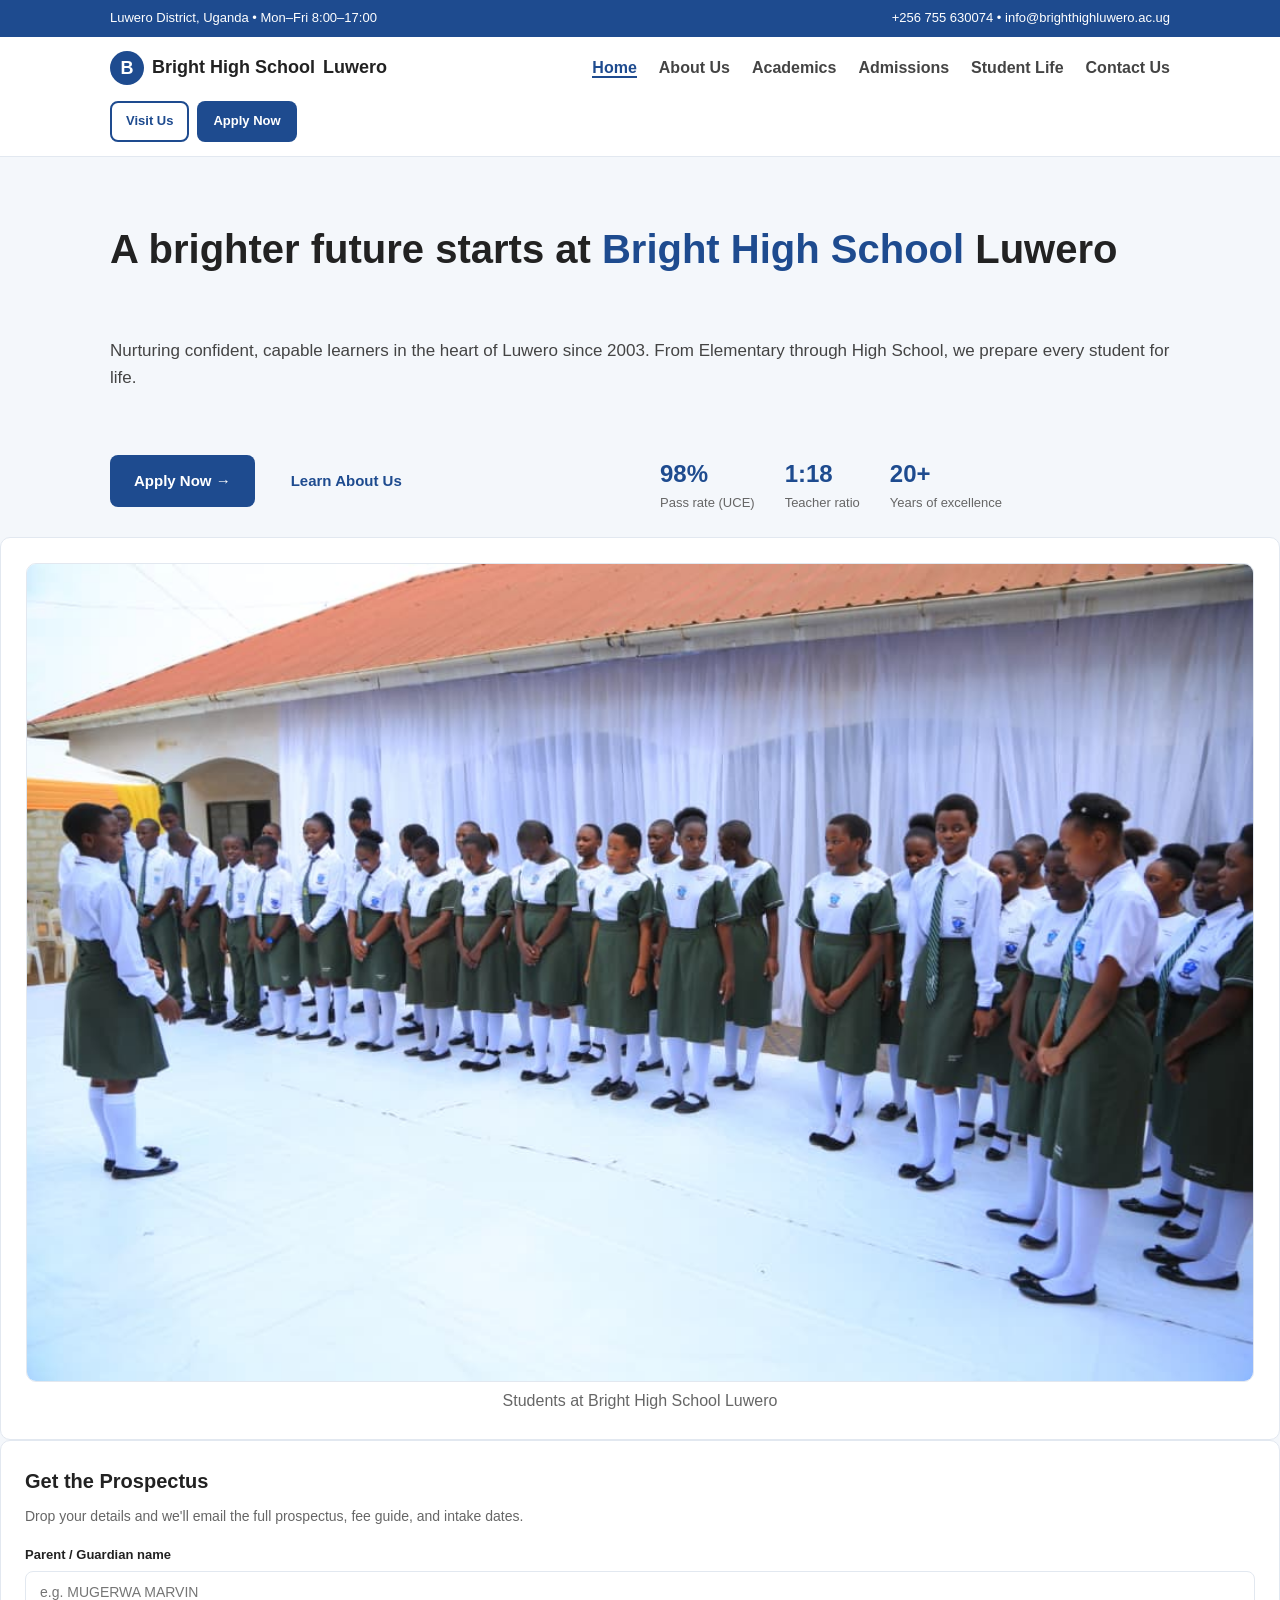
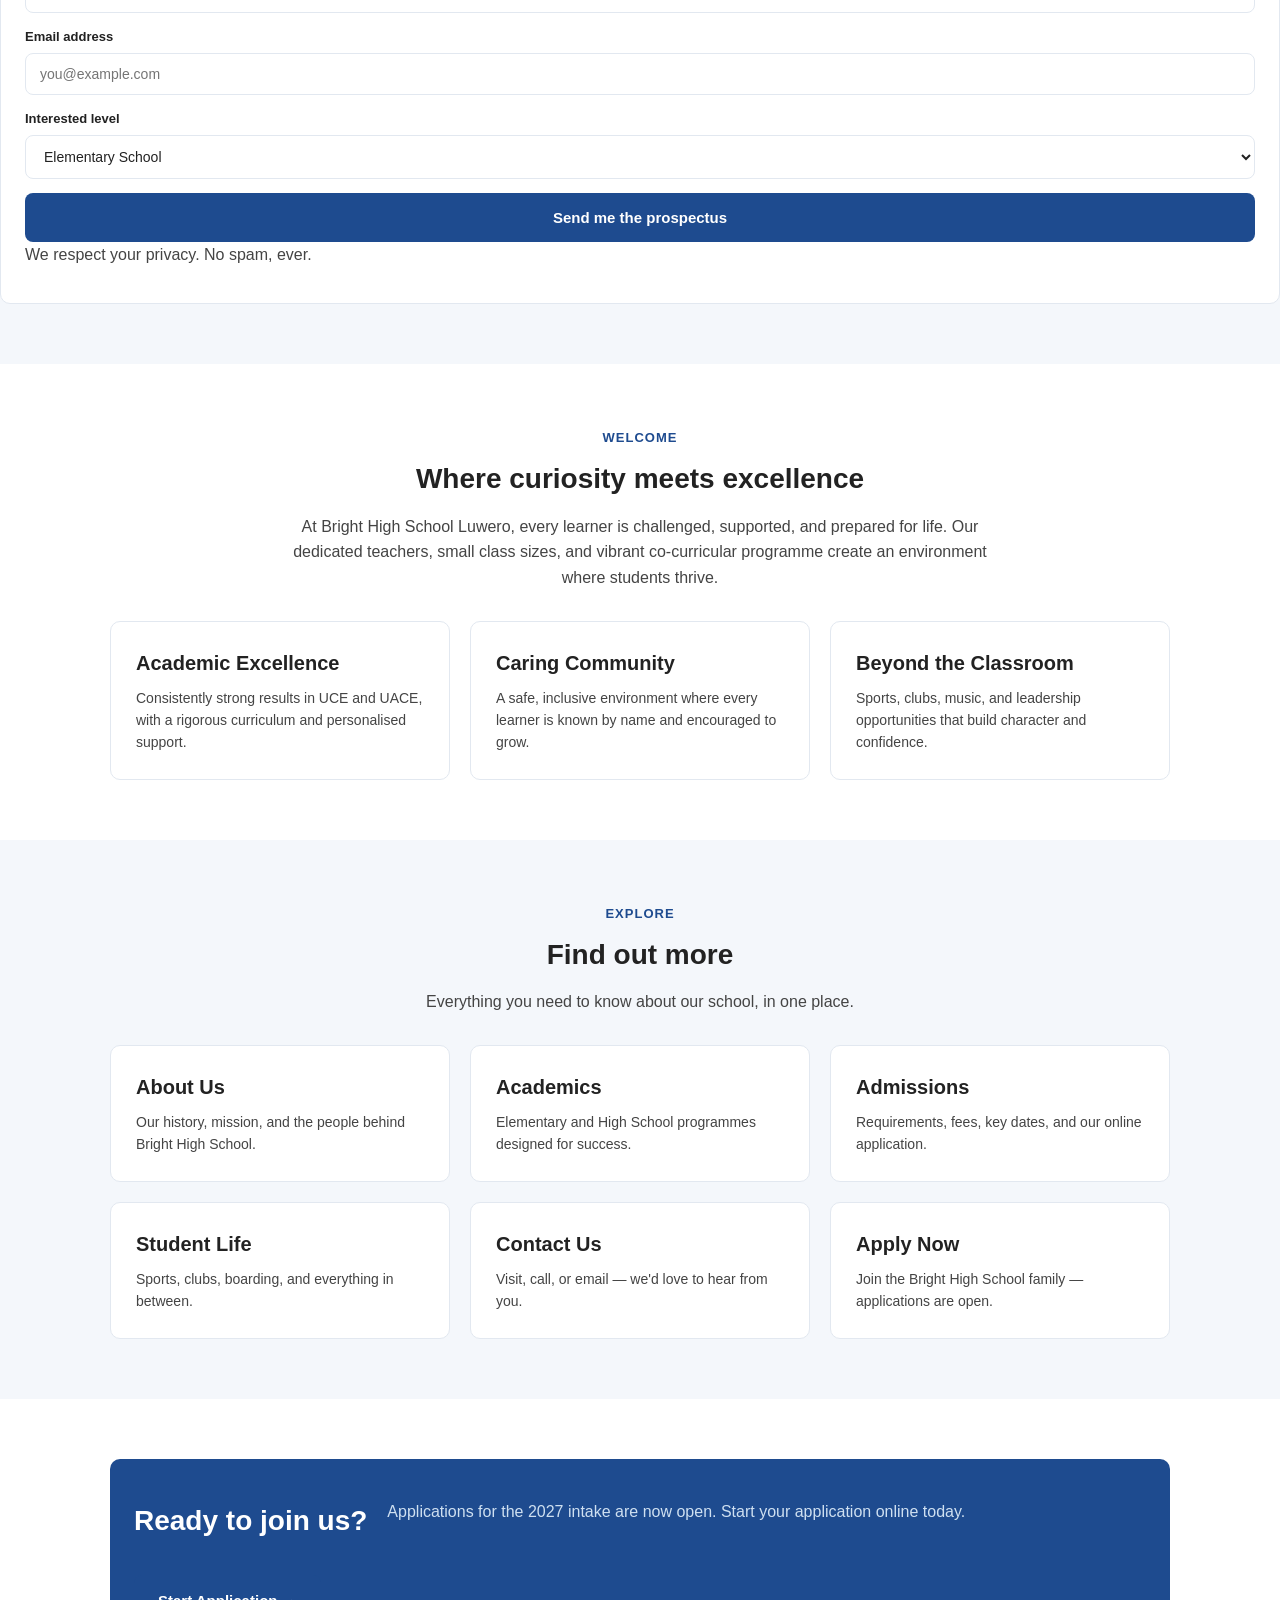
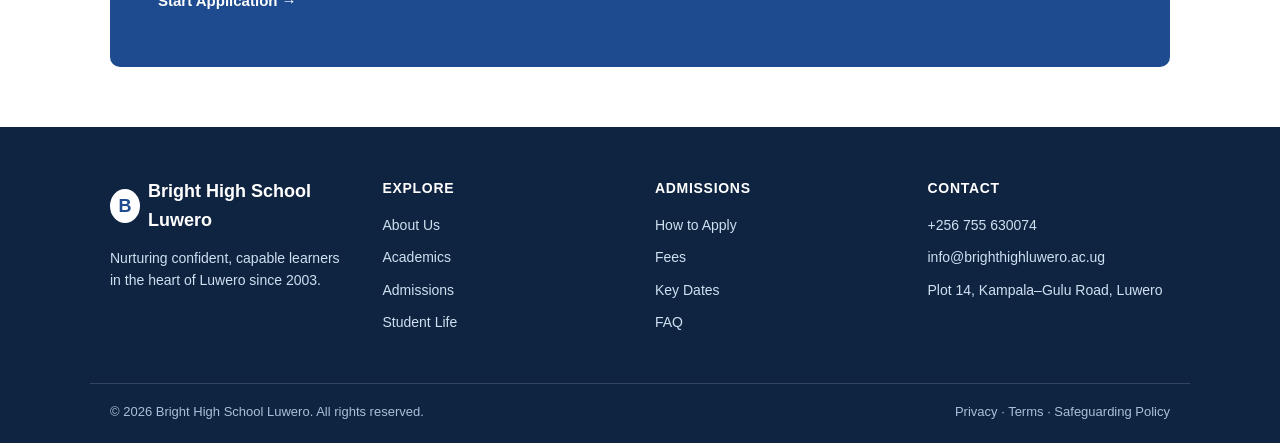
<file: index.html>
<!DOCTYPE html>
<html lang="en">
<head>
  <meta charset="UTF-8">
  <meta name="viewport" content="width=device-width, initial-scale=1.0">
  <title>Bright High School Luwero — Home</title>
  <meta name="description" content="Bright High School Luwero — nurturing confident, capable learners since 2003.">
  <link rel="stylesheet" href="css/style.css">
</head>

<body>

  <div class="topbar">
    <div class="container">
      <span>Luwero District, Uganda • Mon–Fri 8:00–17:00</span>
      <span>
        <a href="tel:+256755630074">+256 755 630074</a> •
        <a href="mailto:info@brighthighluwero.ac.ug">info@brighthighluwero.ac.ug</a>
      </span>
    </div>
  </div>

  <header class="site-header">
    <div class="container nav">

      <a class="brand" href="index.html">
        <span class="brand__mark">B</span>
        Bright High School
        <span>Luwero</span>
      </a>

      <nav>
        <ul class="nav__links">
          <li><a href="index.html" aria-current="page">Home</a></li>
          <li><a href="about.html">About Us</a></li>
          <li><a href="academics.html">Academics</a></li>
          <li><a href="admissions.html">Admissions</a></li>
          <li><a href="student-life.html">Student Life</a></li>
          <li><a href="contact.html">Contact Us</a></li>
        </ul>
      </nav>

   
      <div class="nav__cta">
        <a class="btn btn--outline btn--sm" href="contact.html">Visit Us</a>
        <a class="btn btn--primary btn--sm" href="admissions.html">Apply Now</a>
      </div>
    </div>
  </header>

  <main id="main">
    

    <section class="hero">
      <div class="container">

          <h1>
            A brighter future starts at
            <span class="accent">Bright High School</span> Luwero
          </h1>

          <p class="lead">
            Nurturing confident, capable learners in the heart of Luwero since 2003.
            From Elementary through High School, we prepare every student for life.
          </p>

          <div class="hero__actions">
            <a class="btn btn--primary" href="admissions.html">Apply Now →</a>
            <a class="btn btn--ghost" href="about.html">Learn About Us</a>
          </div>

          <div class="hero__stats">
            <div><b>98%</b><span>Pass rate (UCE)</span></div>
            <div><b>1:18</b><span>Teacher ratio</span></div>
            <div><b>20+</b><span>Years of excellence</span></div>
          </div>
        </div>
         <figure class="card">
          <img class="card__img" src="images/A1 (7).jpeg" alt="Students at Bright High School Luwero">
          <figcaption class="card__caption">Students at Bright High School Luwero</figcaption>
        </figure>
        <aside class="hero__card">
          <h3>Get the Prospectus</h3>
          <p class="muted">
            Drop your details and we'll email the full prospectus,
            fee guide, and intake dates.
          </p>

          <form class="mini-form" action="#" method="post">
            <div>
              <label for="name">Parent / Guardian name</label>
              <input id="name" name="name" type="text"
                     placeholder="e.g. MUGERWA MARVIN" required>
            </div>

            <div>
              <label for="email">Email address</label>
              <input id="email" name="email" type="email"
                     placeholder="you@example.com" required>
            </div>

            <div>
              <label for="level">Interested level</label>
              <select id="level" name="level">
                <option>Elementary School</option>
                <option>High School (Day)</option>
                <option>High School (Boarding)</option>
              </select>
            </div>

            <button class="btn btn--primary" type="submit">
              Send me the prospectus
            </button>

            <p class="fine">We respect your privacy. No spam, ever.</p>
          </form>
        </aside>

      </div>
    </section>

   
    <section class="block">
      <div class="container">

        <div class="section-head">
          <span class="kicker">Welcome</span>
          <h2>Where curiosity meets excellence</h2>
          <p>
            At Bright High School Luwero, every learner is challenged, supported,
            and prepared for life. Our dedicated teachers, small class sizes,
            and vibrant co-curricular programme create an environment where
            students thrive.
          </p>
        </div>

        <div>

          <div class="card">
            <h3>Academic Excellence</h3>
            <p>
              Consistently strong results in UCE and UACE, with a rigorous
              curriculum and personalised support.
            </p>
          </div>

          <div class="card">
            <h3>Caring Community</h3>
            <p>
              A safe, inclusive environment where every learner is known by
              name and encouraged to grow.
            </p>
          </div>

          <div class="card">
            <h3>Beyond the Classroom</h3>
            <p>
              Sports, clubs, music, and leadership opportunities that build
              character and confidence.
            </p>
          </div>

        </div>
      </div>
    </section>

    <section class="block bg-soft">
      <div class="container">

        <div class="section-head">
          <span class="kicker">Explore</span>
          <h2>Find out more</h2>
          <p>Everything you need to know about our school, in one place.</p>
        </div>

        <div>

          <a class="card" href="about.html">
            <h3>About Us</h3>
            <p>Our history, mission, and the people behind Bright High School.</p>
          </a>

          <a class="card" href="academics.html">
            <h3>Academics</h3>
            <p>Elementary and High School programmes designed for success.</p>
          </a>

          <a class="card" href="admissions.html">
            <h3>Admissions</h3>
            <p>Requirements, fees, key dates, and our online application.</p>
          </a>

          <a class="card" href="student-life.html" >
            <h3>Student Life</h3>
            <p>Sports, clubs, boarding, and everything in between.</p>
          </a>

          <a class="card" href="contact.html">
            <h3>Contact Us</h3>
            <p>Visit, call, or email — we'd love to hear from you.</p>
          </a>

          <a class="card" href="admissions.html">
            <h3>Apply Now</h3>
            <p>Join the Bright High School family — applications are open.</p>
          </a>

        </div>
      </div>
    </section>

    <section class="block">
      <div class="container">
        <div class="apply-wrap text-center">
          <h2>Ready to join us?</h2>
          <p>
            Applications for the 2027 intake are now open.
            Start your application online today.
          </p>
          <a class="btn btn--primary" href="admissions.html">Start Application →</a>
        </div>
      </div>
    </section>

  </main>

  <footer class="site-footer">
    <div class="container">

  
      <div>
        <a class="brand" href="index.html">
          <span>B</span>
          Bright High School Luwero
        </a>
        <p>
          Nurturing confident, capable learners in the heart of Luwero since 2003.
        </p>
      </div>

      <div>
        <h4>Explore</h4>
        <ul>
          <li><a href="about.html">About Us</a></li>
          <li><a href="academics.html">Academics</a></li>
          <li><a href="admissions.html">Admissions</a></li>
          <li><a href="student-life.html">Student Life</a></li>
        </ul>
      </div>

      <div>
        <h4>Admissions</h4>
        <ul>
          <li><a href="admissions.html#steps">How to Apply</a></li>
          <li><a href="admissions.html#fees">Fees</a></li>
          <li><a href="admissions.html#dates">Key Dates</a></li>
          <li><a href="admissions.html#faq">FAQ</a></li>
        </ul>
      </div>

      <div>
        <h4>Contact</h4>
        <ul>
          <li><a href="tel:+256755630074">+256 755 630074</a></li>
          <li><a href="mailto:info@brighthighluwero.ac.ug">info@brighthighluwero.ac.ug</a></li>
          <li>Plot 14, Kampala–Gulu Road, Luwero</li>
        </ul>
      </div>

    </div>

    <div class="container foot-bottom">
      <span>© 2026 Bright High School Luwero. All rights reserved.</span>
      <span>Privacy · Terms · Safeguarding Policy</span>
    </div>
  </footer>

</body>
</html>
</file>
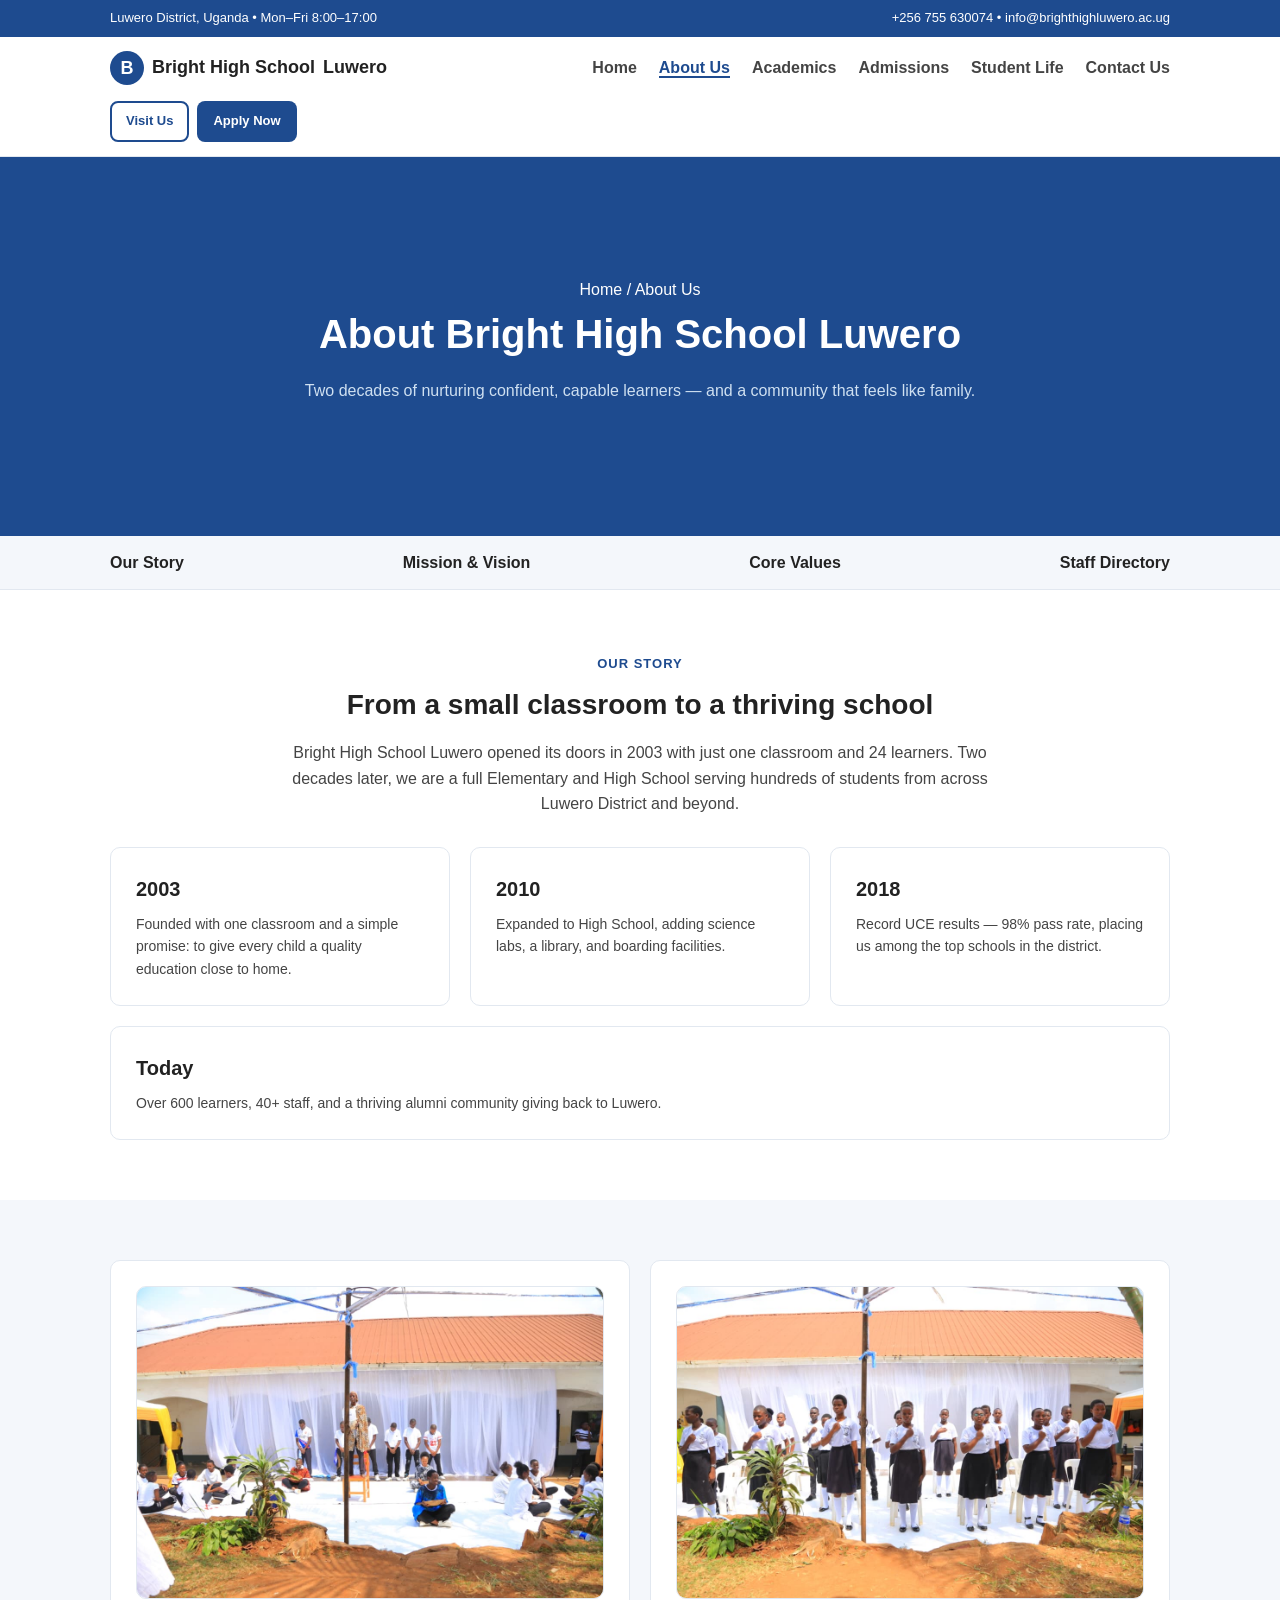
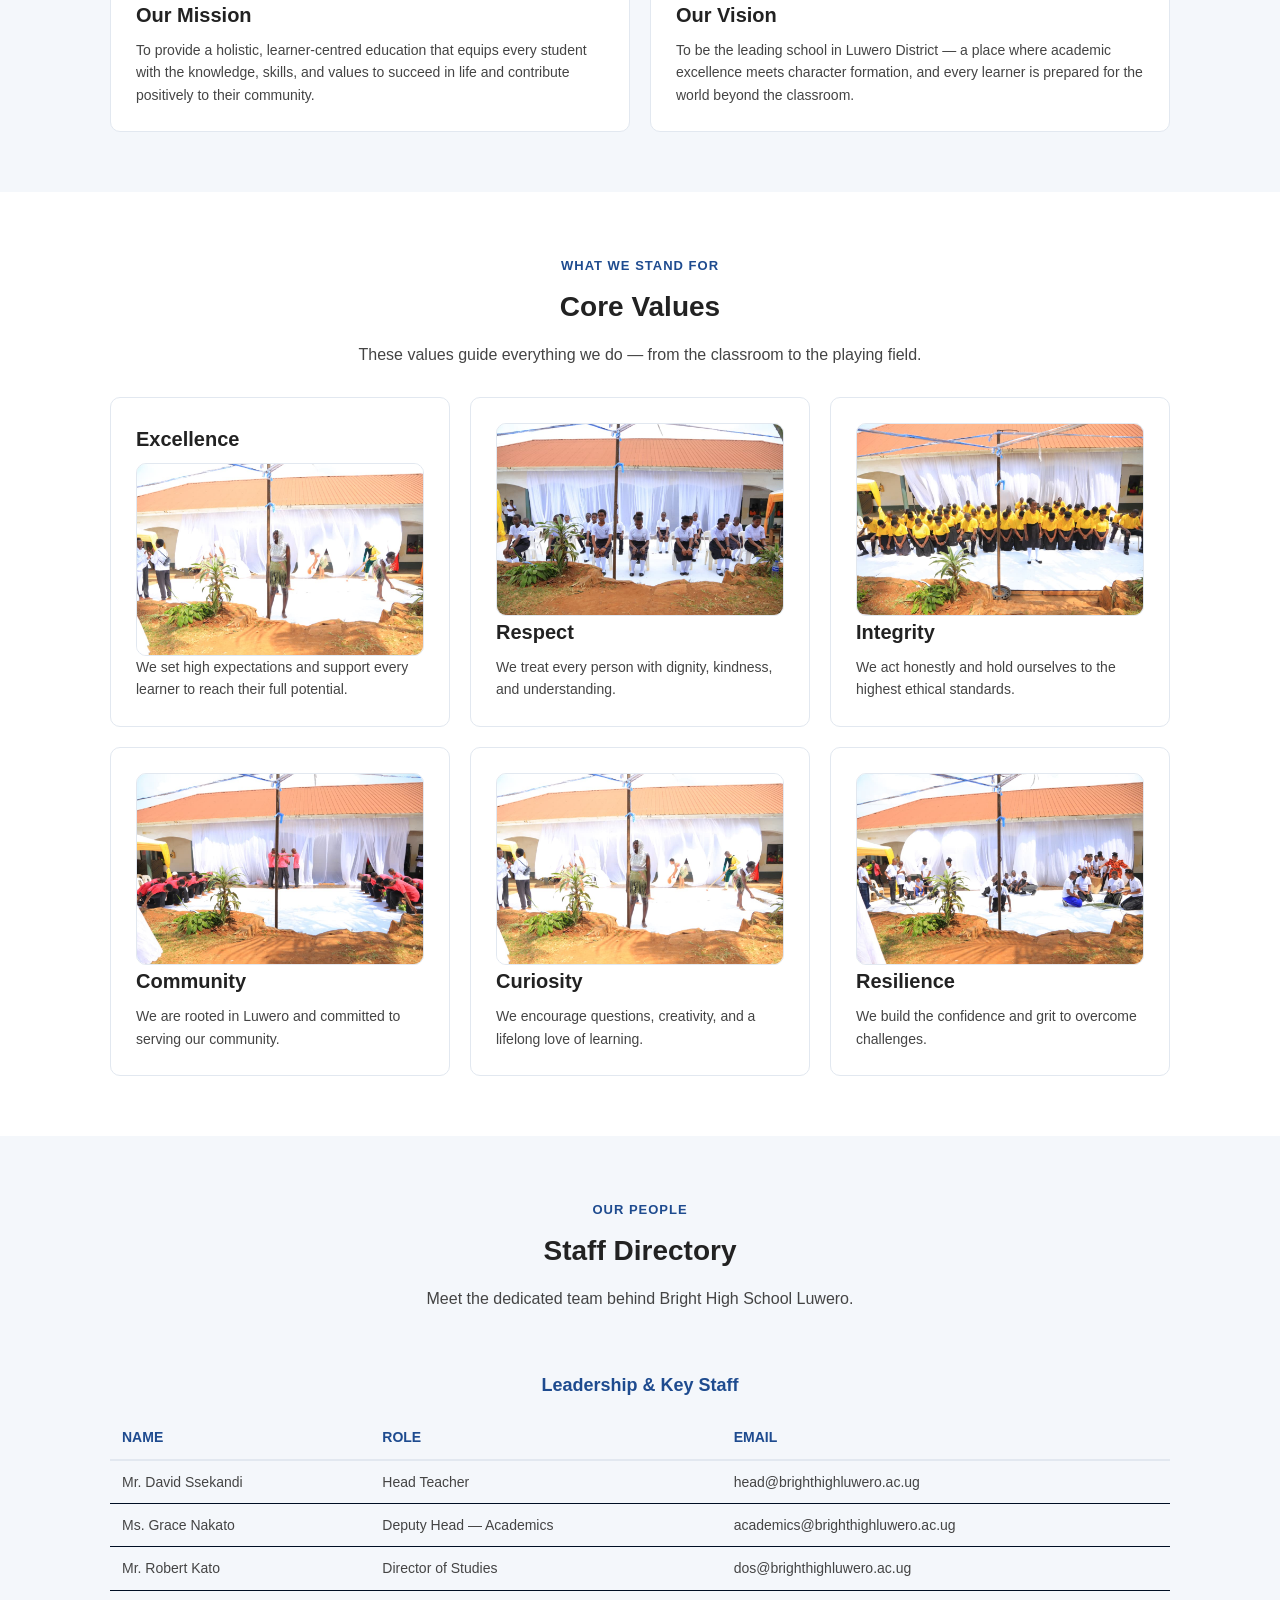
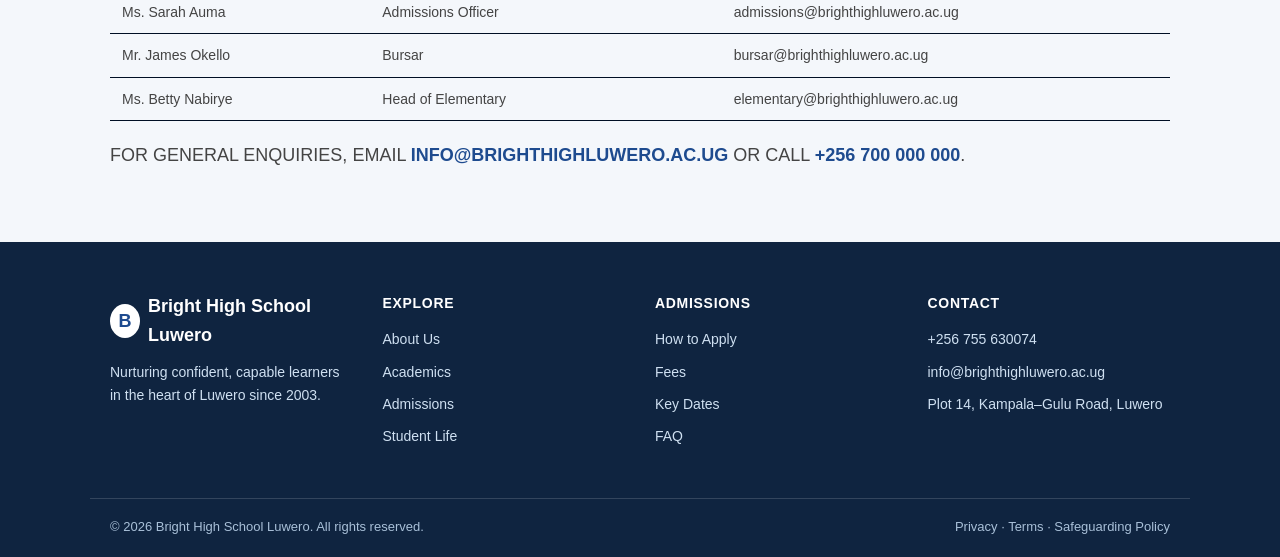
<file: about.html>
<!DOCTYPE html>
<html lang="en">
<head>
  <meta charset="UTF-8">
  <meta name="viewport" content="width=device-width, initial-scale=1.0">
  <title>About Us — Bright High School Luwero</title>
  <link rel="stylesheet" href="css/style.css">
</head>

<body>
  <div class="topbar">
    <div class="container">
      <span>Luwero District, Uganda • Mon–Fri 8:00–17:00</span>
      <span>
        <a href="tel:+256755630074">+256 755 630074</a> •
        <a href="mailto:info@brighthighluwero.ac.ug">info@brighthighluwero.ac.ug</a>
      </span>
    </div>
  </div>

  <header class="site-header">
    <div class="container nav">

      <a class="brand" href="index.html">
        <span class="brand__mark">B</span>
        Bright High School
        <span>Luwero</span>
      </a>

      <nav>
        <ul class="nav__links">
          <li><a href="index.html">Home</a></li>
          <li><a href="about.html" aria-current="page">About Us</a></li>
          <li><a href="academics.html">Academics</a></li>
          <li><a href="admissions.html">Admissions</a></li>
          <li><a href="student-life.html">Student Life</a></li>
          <li><a href="contact.html">Contact Us</a></li>
        </ul>
      </nav>

      <div class="nav__cta">
        <a class="btn btn--outline btn--sm" href="contact.html">Visit Us</a>
        <a class="btn btn--primary btn--sm" href="admissions.html">Apply Now</a>
      </div>

    </div>
  </header>

  <main id="main">

    <section class="page-banner">
      <div class="page-banner">
        <div>
          <a href="index.html">Home</a>
          <span>/</span>
          About Us
        </div>
        <h1>About Bright High School Luwero</h1>
        <p>
          Two decades of nurturing confident, capable learners —
          and a community that feels like family.
        </p>
      </div>
    </section>

    <nav class="quicknav">
      <div class="container">
        <a href="#story">Our Story</a>
        <a href="#mission">Mission &amp; Vision</a>
        <a href="#values">Core Values</a>
        <a href="#staff">Staff Directory</a>
      </div>
    </nav>
    <section class="block" id="story">
      <div class="container">

        <div class="section-head">
          <span class="kicker">Our Story</span>
          <h2>From a small classroom to a thriving school</h2>
          <p>
            Bright High School Luwero opened its doors in 2003 with
            just one classroom and 24 learners. Two decades later,
            we are a full Elementary and High School serving hundreds
            of students from across Luwero District and beyond.
          </p>
        </div>

        <div>

          <div class="card">
            <h3>2003</h3>
            <p>
              Founded with one classroom and a simple promise:
              to give every child a quality education close to home.
            </p>
          </div>

          <div class="card">
            <h3>2010</h3>
            <p>
              Expanded to High School, adding science labs, a library,
              and boarding facilities.
            </p>
          </div>

          <div class="card">
            <h3>2018</h3>
            <p>
              Record UCE results — 98% pass rate, placing us among
              the top schools in the district.
            </p>
          </div>

          <div class="card">
            <h3>Today</h3>
            <p>
              Over 600 learners, 40+ staff, and a thriving alumni
              community giving back to Luwero.
            </p>
          </div>

        </div>
      </div>
    </section>

    <section class="block bg-soft" id="mission">
      <div class="container">

        <div>

          <div class="card">
            <img class="card__img" src="images/A1 (20).jpeg"
                 alt="Students learning in class">
            <h3>Our Mission</h3>
            <p>
              To provide a holistic, learner-centred education that
              equips every student with the knowledge, skills, and
              values to succeed in life and contribute positively
              to their community.
            </p>
          </div>

          <div class="card">
            <img class="card__img" src="images/A1 (12).jpeg"
                 alt="Students graduating">
            <h3>Our Vision</h3>
            <p>
              To be the leading school in Luwero District — a place
              where academic excellence meets character formation,
              and every learner is prepared for the world beyond
              the classroom.
            </p>
          </div>

        </div>
      </div>
    </section>

    <section class="block" id="values">
      <div class="container">

        <div class="section-head">
          <span class="kicker">What We Stand For</span>
          <h2>Core Values</h2>
          <p>
            These values guide everything we do — from the
            classroom to the playing field.
          </p>
        </div>

        <div>

          <div class="card">
            <h3>Excellence</h3>
            <img class="card__img" src="images/A1 (16).jpeg"
                 alt="Students respecting each other">
            <p>We set high expectations and support every learner to reach their full potential.</p>
          </div>

          <div class="card">
            <img class="card__img" src="images/A1 (13).jpeg"
                 alt="Students respecting each other">
            <h3>Respect</h3>
            <p>We treat every person with dignity, kindness, and understanding.</p>
          </div>

          <div class="card">
            <img class="card__img" src="images/A1 (14).jpeg"
                 alt="Students acting honestly">
            <h3>Integrity</h3>
            <p>We act honestly and hold ourselves to the highest ethical standards.</p>
          </div>

          <div class="card">
            <img class="card__img" src="images/A1 (15).jpeg"
                 alt="Students serving the community">
            <h3>Community</h3>
            <p>We are rooted in Luwero and committed to serving our community.</p>
          </div>

          <div class="card">
            <img class="card__img" src="images/A1 (16).jpeg"
                 alt="Students asking questions">
            <h3>Curiosity</h3>
            <p>We encourage questions, creativity, and a lifelong love of learning.</p>
          </div>

          <div class="card">
            <img class="card__img" src="images/A1 (17).jpeg"
                 alt="Students overcoming challenges">
            <h3>Resilience</h3>
            <p>We build the confidence and grit to overcome challenges.</p>
          </div>

        </div>
      </div>
    </section>

    <section class="block bg-soft" id="staff">
      <div class="container">

        <div class="section-head">
          <span class="kicker">Our People</span>
          <h2>Staff Directory</h2>
          <p>Meet the dedicated team behind Bright High School Luwero.</p>
        </div>

        <div class="staff-directory">
          <table class="staff-table">
            <caption>Leadership &amp; Key Staff</caption>
            <thead>
              <tr>
                <th>Name</th>
                <th>Role</th>
                <th>Email</th>
              </tr>
            </thead>
            <tbody>
              <tr>
                <td>Mr. David Ssekandi</td>
                <td>Head Teacher</td>
                <td><a href="mailto:head@brighthighluwero.ac.ug">head@brighthighluwero.ac.ug</a></td>
              </tr>
              <tr>
                <td>Ms. Grace Nakato</td>
                <td>Deputy Head — Academics</td>
                <td><a href="mailto:academics@brighthighluwero.ac.ug">academics@brighthighluwero.ac.ug</a></td>
              </tr>
              <tr>
                <td>Mr. Robert Kato</td>
                <td>Director of Studies</td>
                <td><a href="mailto:dos@brighthighluwero.ac.ug">dos@brighthighluwero.ac.ug</a></td>
              </tr>
              <tr>
                <td>Ms. Sarah Auma</td>
                <td>Admissions Officer</td>
                <td><a href="mailto:admissions@brighthighluwero.ac.ug">admissions@brighthighluwero.ac.ug</a></td>
              </tr>
              <tr>
                <td>Mr. James Okello</td>
                <td>Bursar</td>
                <td><a href="mailto:bursar@brighthighluwero.ac.ug">bursar@brighthighluwero.ac.ug</a></td>
              </tr>
              <tr>
                <td>Ms. Betty Nabirye</td>
                <td>Head of Elementary</td>
                <td><a href="mailto:elementary@brighthighluwero.ac.ug">elementary@brighthighluwero.ac.ug</a></td>
              </tr>
            </tbody>
          </table>
        </div>

        <p class="contact-info">
          For general enquiries, email
          <a href="mailto:info@brighthighluwero.ac.ug">info@brighthighluwero.ac.ug</a>
          or call <a href="tel:+256700000000">+256 700 000 000</a>.
        </p>

      </div>
    </section>

  </main>

  <footer class="site-footer">
    <div class="container">

      <div>
        <a class="brand" href="index.html">
          <span>B</span>
          Bright High School Luwero
        </a>
        <p>Nurturing confident, capable learners in the heart of Luwero since 2003.</p>
      </div>

      <div>
        <h4>Explore</h4>
        <ul>
          <li><a href="about.html">About Us</a></li>
          <li><a href="academics.html">Academics</a></li>
          <li><a href="admissions.html">Admissions</a></li>
          <li><a href="student-life.html">Student Life</a></li>
        </ul>
      </div>

      <div>
        <h4>Admissions</h4>
        <ul>
          <li><a href="admissions.html#steps">How to Apply</a></li>
          <li><a href="admissions.html#fees">Fees</a></li>
          <li><a href="admissions.html#dates">Key Dates</a></li>
          <li><a href="admissions.html#faq">FAQ</a></li>
        </ul>
      </div>

      <div>
        <h4>Contact</h4>
        <ul>
          <li><a href="tel:+256755630074">+256 755 630074</a></li>
          <li><a href="mailto:info@brighthighluwero.ac.ug">info@brighthighluwero.ac.ug</a></li>
          <li>Plot 14, Kampala–Gulu Road, Luwero</li>
        </ul>
      </div>

    </div>

    <div class="container foot-bottom">
      <span>© 2026 Bright High School Luwero. All rights reserved.</span>
      <span>Privacy · Terms · Safeguarding Policy</span>
    </div>
  </footer>

</body>
</html>
</file>
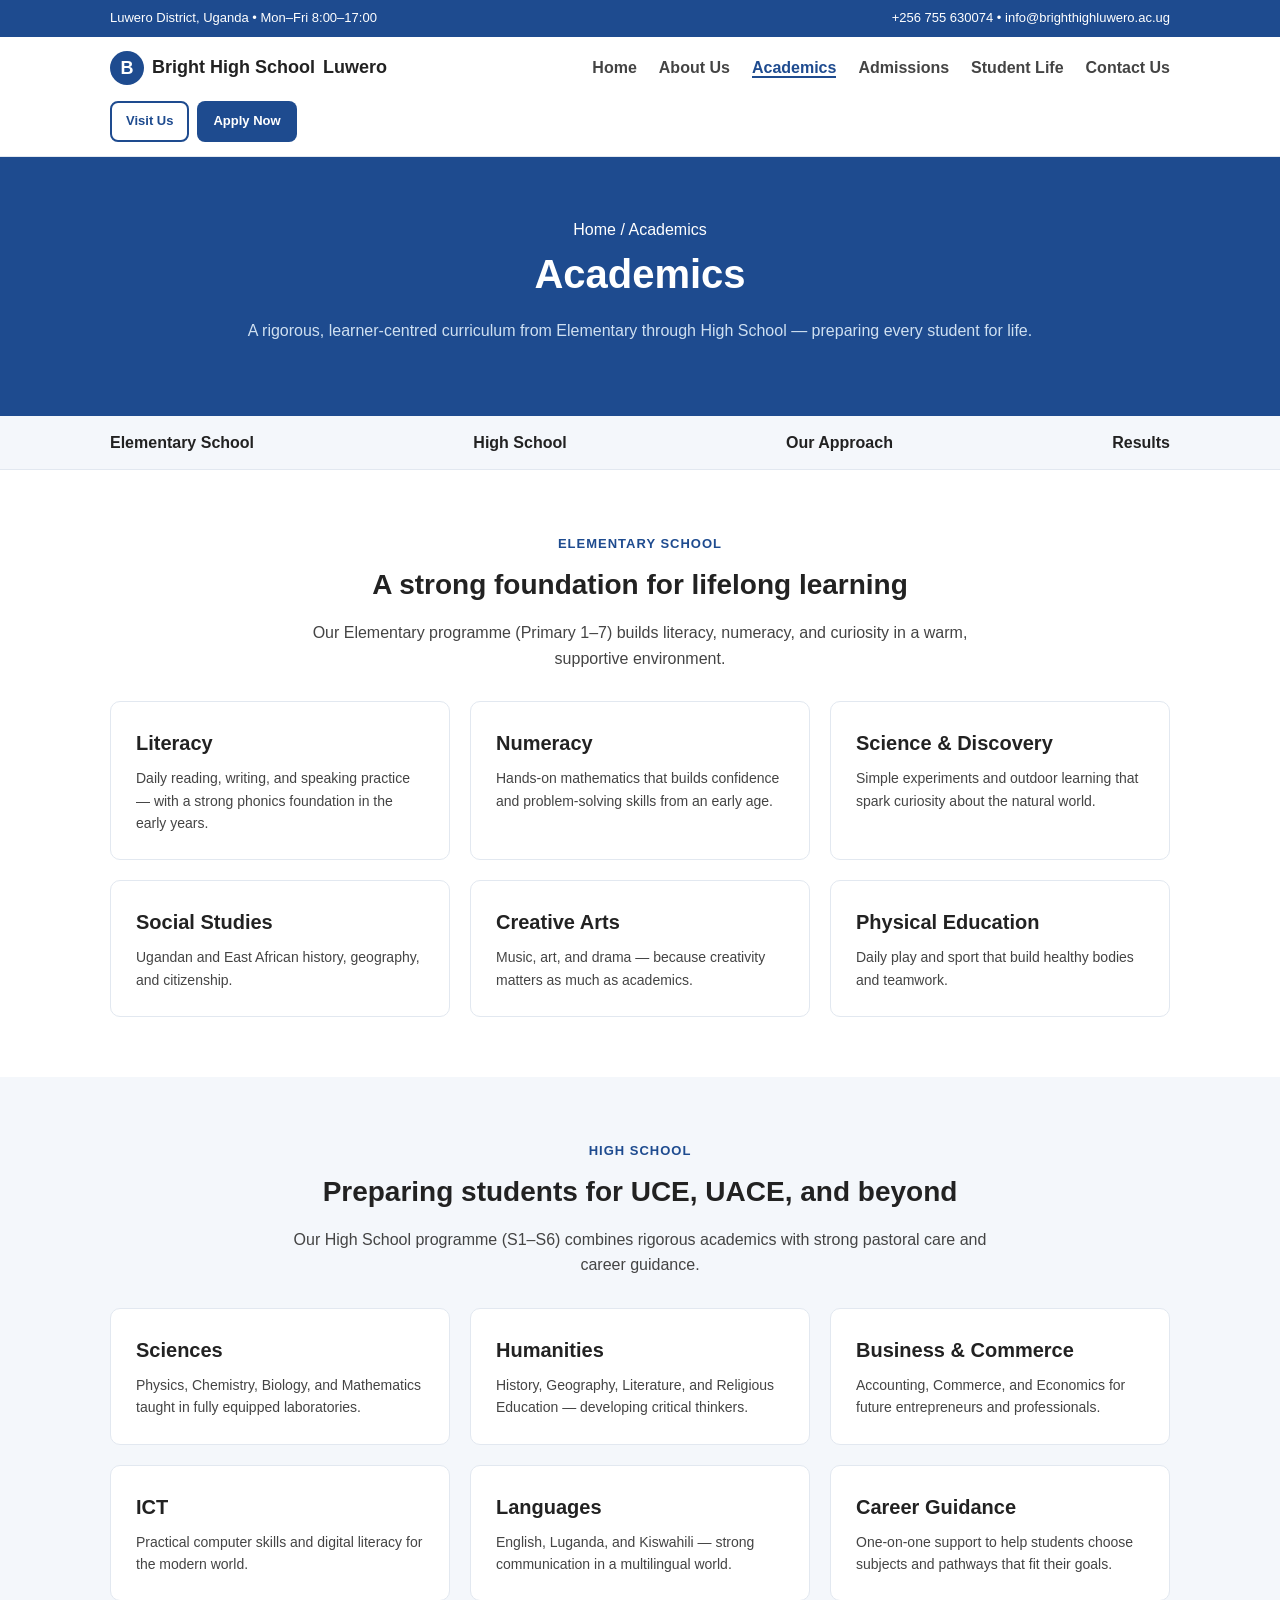
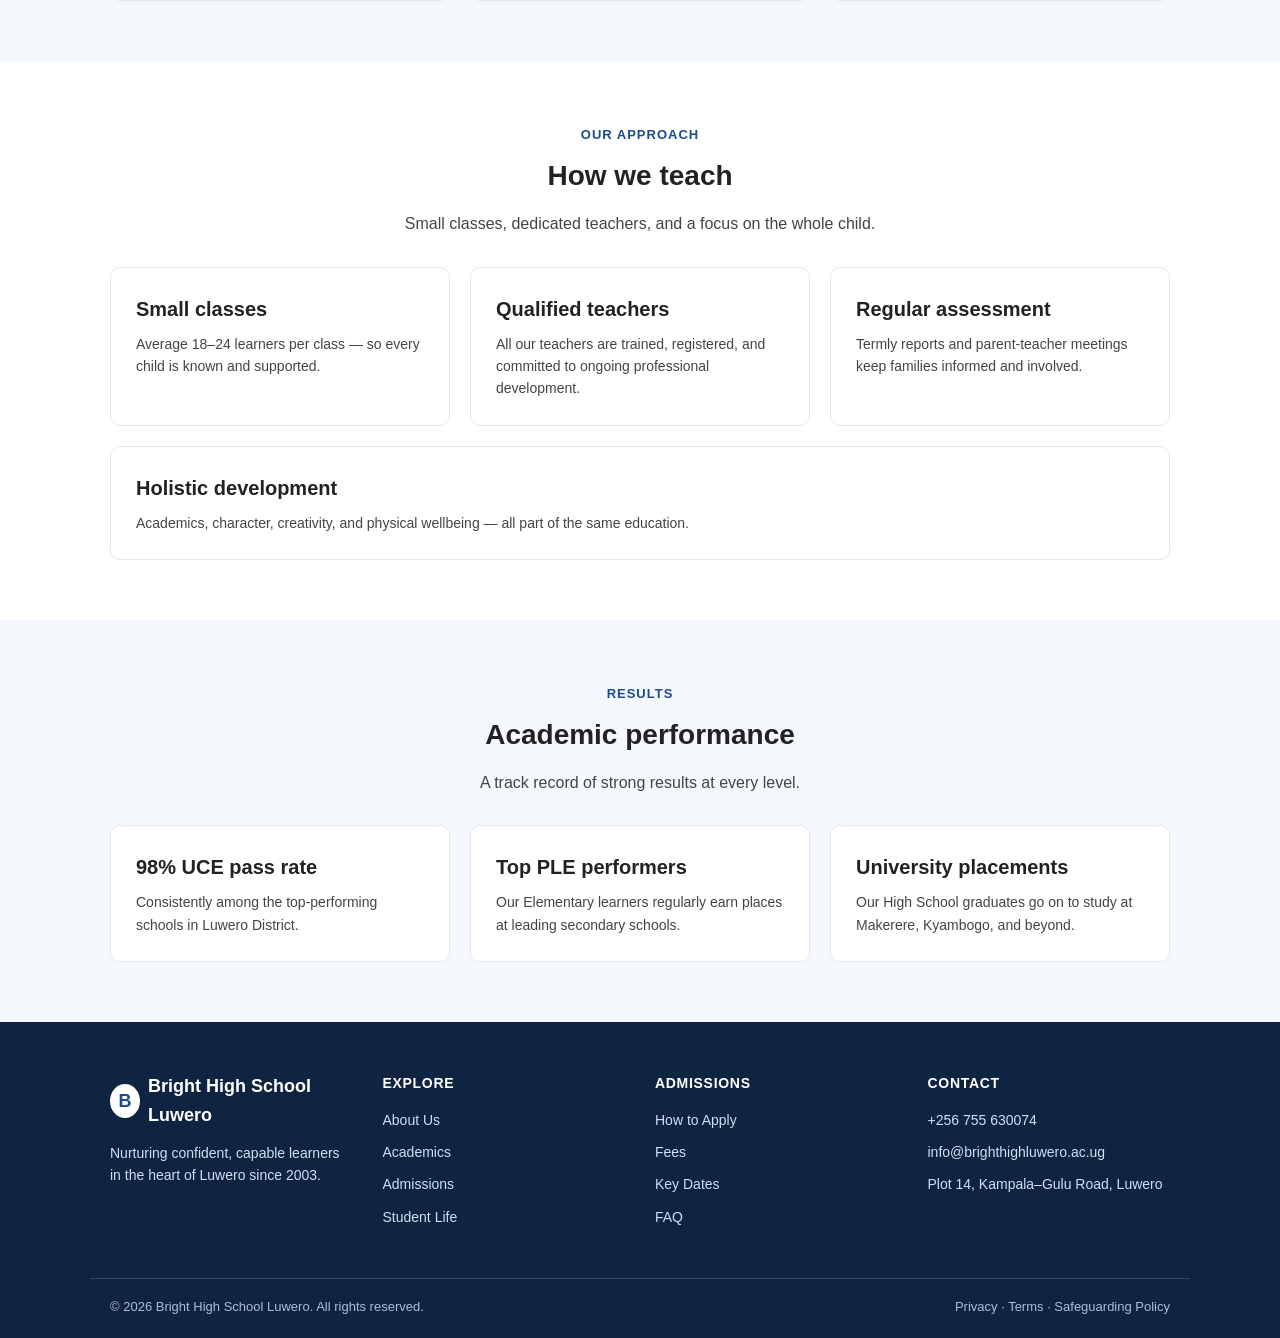
<file: academics.html>
<!DOCTYPE html>
<html lang="en">
<head>
  <meta charset="UTF-8">
  <meta name="viewport" content="width=device-width, initial-scale=1.0">
  <title>Academics — Bright High School Luwero</title>
  <meta name="description" content="Academics at Bright High School Luwero — Elementary and High School programmes, our approach, and results.">
  <link rel="stylesheet" href="css/style.css">
</head>

<body>

  <div class="topbar">
    <div class="container">
      <span>Luwero District, Uganda • Mon–Fri 8:00–17:00</span>
      <span>
        <a href="tel:+256755630074">+256 755 630074</a> •
        <a href="mailto:info@brighthighluwero.ac.ug">info@brighthighluwero.ac.ug</a>
      </span>
    </div>
  </div>

  <header class="site-header">
    <div class="container nav">

      <a class="brand" href="index.html">
        <span class="brand__mark">B</span>
        Bright High School
        <span>Luwero</span>
      </a>

      <nav>
        <ul class="nav__links">
          <li><a href="index.html">Home</a></li>
          <li><a href="about.html">About Us</a></li>
          <li><a href="academics.html" aria-current="page">Academics</a></li>
          <li><a href="admissions.html">Admissions</a></li>
          <li><a href="student-life.html">Student Life</a></li>
          <li><a href="contact.html">Contact Us</a></li>
        </ul>
      </nav>

      <div class="nav__cta">
        <a class="btn btn--outline btn--sm" href="contact.html">Visit Us</a>
        <a class="btn btn--primary btn--sm" href="admissions.html">Apply Now</a>
      </div>

    </div>
  </header>

  <main id="main">

    <section class="page-banner">
      <div class="container">
        <a href="index.html">Home</a>
        <span>/</span>
        Academics
        <h1>Academics</h1>
        <p>
          A rigorous, learner-centred curriculum from Elementary
          through High School — preparing every student for life.
        </p>
      </div>
    </section>


    <nav class="quicknav">
      <div class="container">
        <a href="#elementary">Elementary School</a>
        <a href="#high">High School</a>
        <a href="#approach">Our Approach</a>
        <a href="#results">Results</a>
      </div>
    </nav>

  
    <section class="block" id="elementary">
      <div class="container">

        <div class="section-head">
          <span class="kicker">Elementary School</span>
          <h2>A strong foundation for lifelong learning</h2>
          <p>
            Our Elementary programme (Primary 1–7) builds literacy,
            numeracy, and curiosity in a warm, supportive environment.
          </p>
        </div>

        <div>

          <div class="card">
            <h3>Literacy</h3>
            <p>Daily reading, writing, and speaking practice — with a strong phonics foundation in the early years.</p>
          </div>

          <div class="card">
            <h3>Numeracy</h3>
            <p>Hands-on mathematics that builds confidence and problem-solving skills from an early age.</p>
          </div>

          <div class="card">
            <h3>Science &amp; Discovery</h3>
            <p>Simple experiments and outdoor learning that spark curiosity about the natural world.</p>
          </div>

          <div class="card">
            <h3>Social Studies</h3>
            <p>Ugandan and East African history, geography, and citizenship.</p>
          </div>

          <div class="card">
            <h3>Creative Arts</h3>
            <p>Music, art, and drama — because creativity matters as much as academics.</p>
          </div>

          <div class="card">
            <h3>Physical Education</h3>
            <p>Daily play and sport that build healthy bodies and teamwork.</p>
          </div>

        </div>
      </div>
    </section>

    <section class="block bg-soft" id="high">
      <div class="container">

        <div class="section-head">
          <span class="kicker">High School</span>
          <h2>Preparing students for UCE, UACE, and beyond</h2>
          <p>
            Our High School programme (S1–S6) combines rigorous academics
            with strong pastoral care and career guidance.
          </p>
        </div>

        <div>

          <div class="card">
            <h3>Sciences</h3>
            <p>Physics, Chemistry, Biology, and Mathematics taught in fully equipped laboratories.</p>
          </div>

          <div class="card">
            <h3>Humanities</h3>
            <p>History, Geography, Literature, and Religious Education — developing critical thinkers.</p>
          </div>

          <div class="card">
            <h3>Business &amp; Commerce</h3>
            <p>Accounting, Commerce, and Economics for future entrepreneurs and professionals.</p>
          </div>

          <div class="card">
            <h3>ICT</h3>
            <p>Practical computer skills and digital literacy for the modern world.</p>
          </div>

          <div class="card">
            <h3>Languages</h3>
            <p>English, Luganda, and Kiswahili — strong communication in a multilingual world.</p>
          </div>

          <div class="card">
            <h3>Career Guidance</h3>
            <p>One-on-one support to help students choose subjects and pathways that fit their goals.</p>
          </div>

        </div>
      </div>
    </section>

    <section class="block" id="approach">
      <div class="container">

        <div class="section-head">
          <span class="kicker">Our Approach</span>
          <h2>How we teach</h2>
          <p>Small classes, dedicated teachers, and a focus on the whole child.</p>
        </div>

        <div>

          <div class="card">
            <h3>Small classes</h3>
            <p>Average 18–24 learners per class — so every child is known and supported.</p>
          </div>

          <div class="card">
            <h3>Qualified teachers</h3>
            <p>All our teachers are trained, registered, and committed to ongoing professional development.</p>
          </div>

          <div class="card">
            <h3>Regular assessment</h3>
            <p>Termly reports and parent-teacher meetings keep families informed and involved.</p>
          </div>

          <div class="card">
            <h3>Holistic development</h3>
            <p>Academics, character, creativity, and physical wellbeing — all part of the same education.</p>
          </div>

        </div>
      </div>
    </section>

    <section class="block bg-soft" id="results">
      <div class="container">

        <div class="section-head">
          <span class="kicker">Results</span>
          <h2>Academic performance</h2>
          <p>A track record of strong results at every level.</p>
        </div>

        <div>

          <div class="card">
            <h3>98% UCE pass rate</h3>
            <p>Consistently among the top-performing schools in Luwero District.</p>
          </div>

          <div class="card">
            <h3>Top PLE performers</h3>
            <p>Our Elementary learners regularly earn places at leading secondary schools.</p>
          </div>

          <div class="card">
            <h3>University placements</h3>
            <p>Our High School graduates go on to study at Makerere, Kyambogo, and beyond.</p>
          </div>

        </div>
      </div>
    </section>

  </main>


  <footer class="site-footer">
    <div class="container">

      <div>
        <a class="brand" href="index.html">
          <span>B</span>
          Bright High School Luwero
        </a>
        <p>Nurturing confident, capable learners in the heart of Luwero since 2003.</p>
      </div>

      <div>
        <h4>Explore</h4>
        <ul>
          <li><a href="about.html">About Us</a></li>
          <li><a href="academics.html">Academics</a></li>
          <li><a href="admissions.html">Admissions</a></li>
          <li><a href="student-life.html">Student Life</a></li>
        </ul>
      </div>

      <div>
        <h4>Admissions</h4>
        <ul>
          <li><a href="admissions.html#steps">How to Apply</a></li>
          <li><a href="admissions.html#fees">Fees</a></li>
          <li><a href="admissions.html#dates">Key Dates</a></li>
          <li><a href="admissions.html#faq">FAQ</a></li>
        </ul>
      </div>

      <div>
        <h4>Contact</h4>
        <ul>
          <li><a href="tel:+256755630074">+256 755 630074</a></li>
          <li><a href="mailto:info@brighthighluwero.ac.ug">info@brighthighluwero.ac.ug</a></li>
          <li>Plot 14, Kampala–Gulu Road, Luwero</li>
        </ul>
      </div>

    </div>

    <div class="container foot-bottom">
      <span>© 2026 Bright High School Luwero. All rights reserved.</span>
      <span>Privacy · Terms · Safeguarding Policy</span>
    </div>
  </footer>

</body>
</html>
</file>
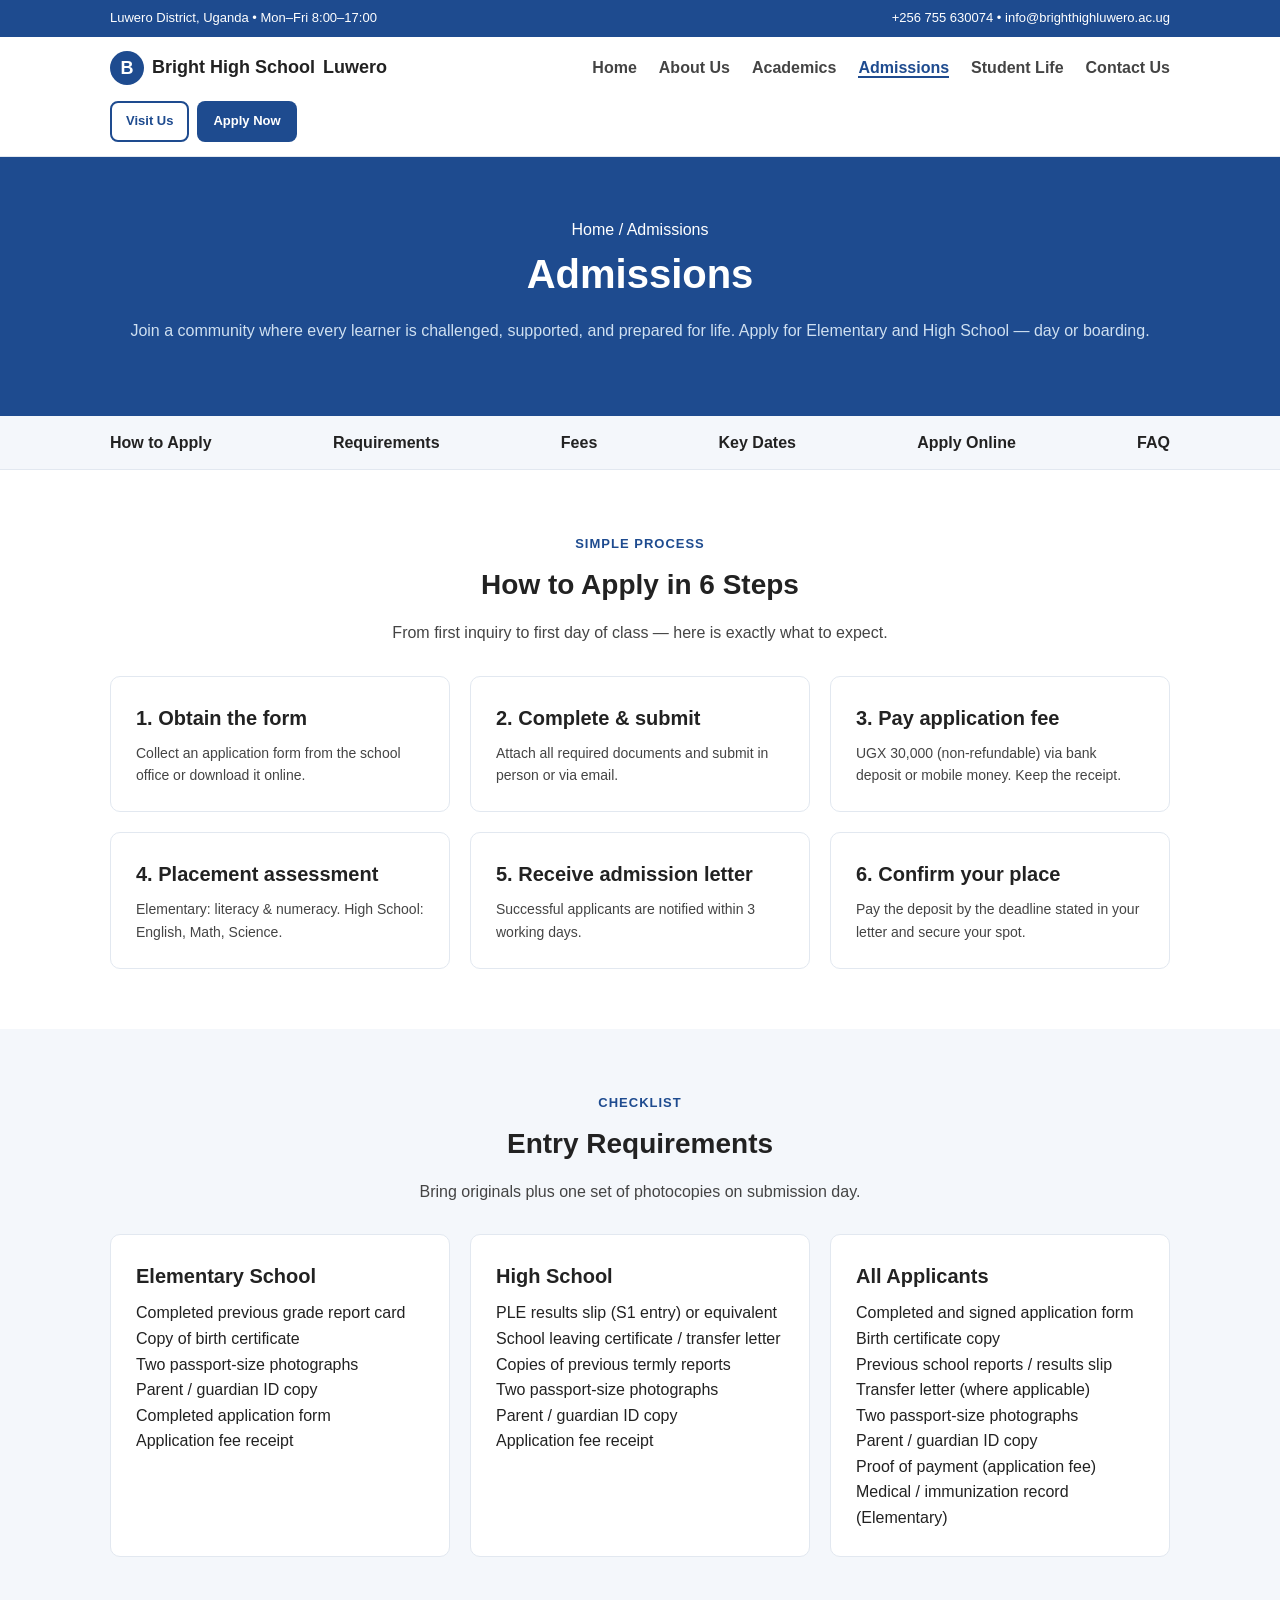
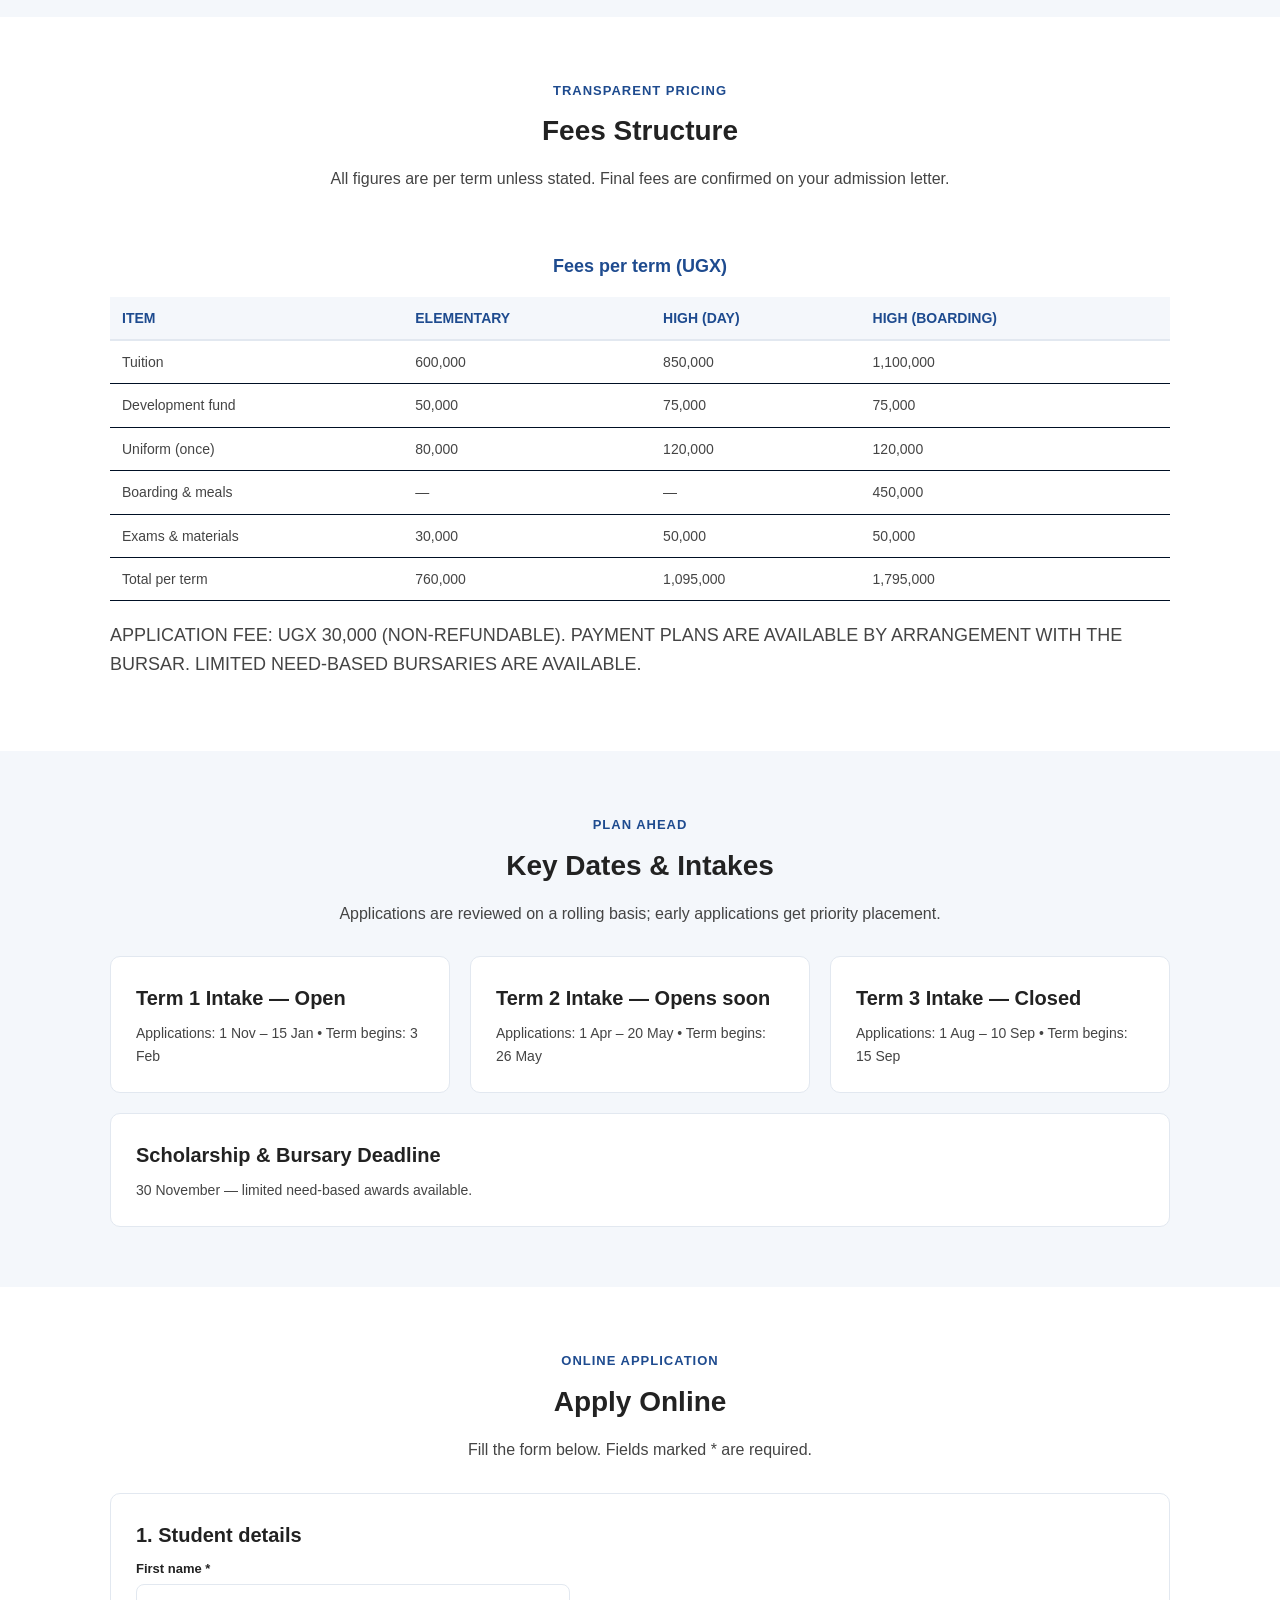
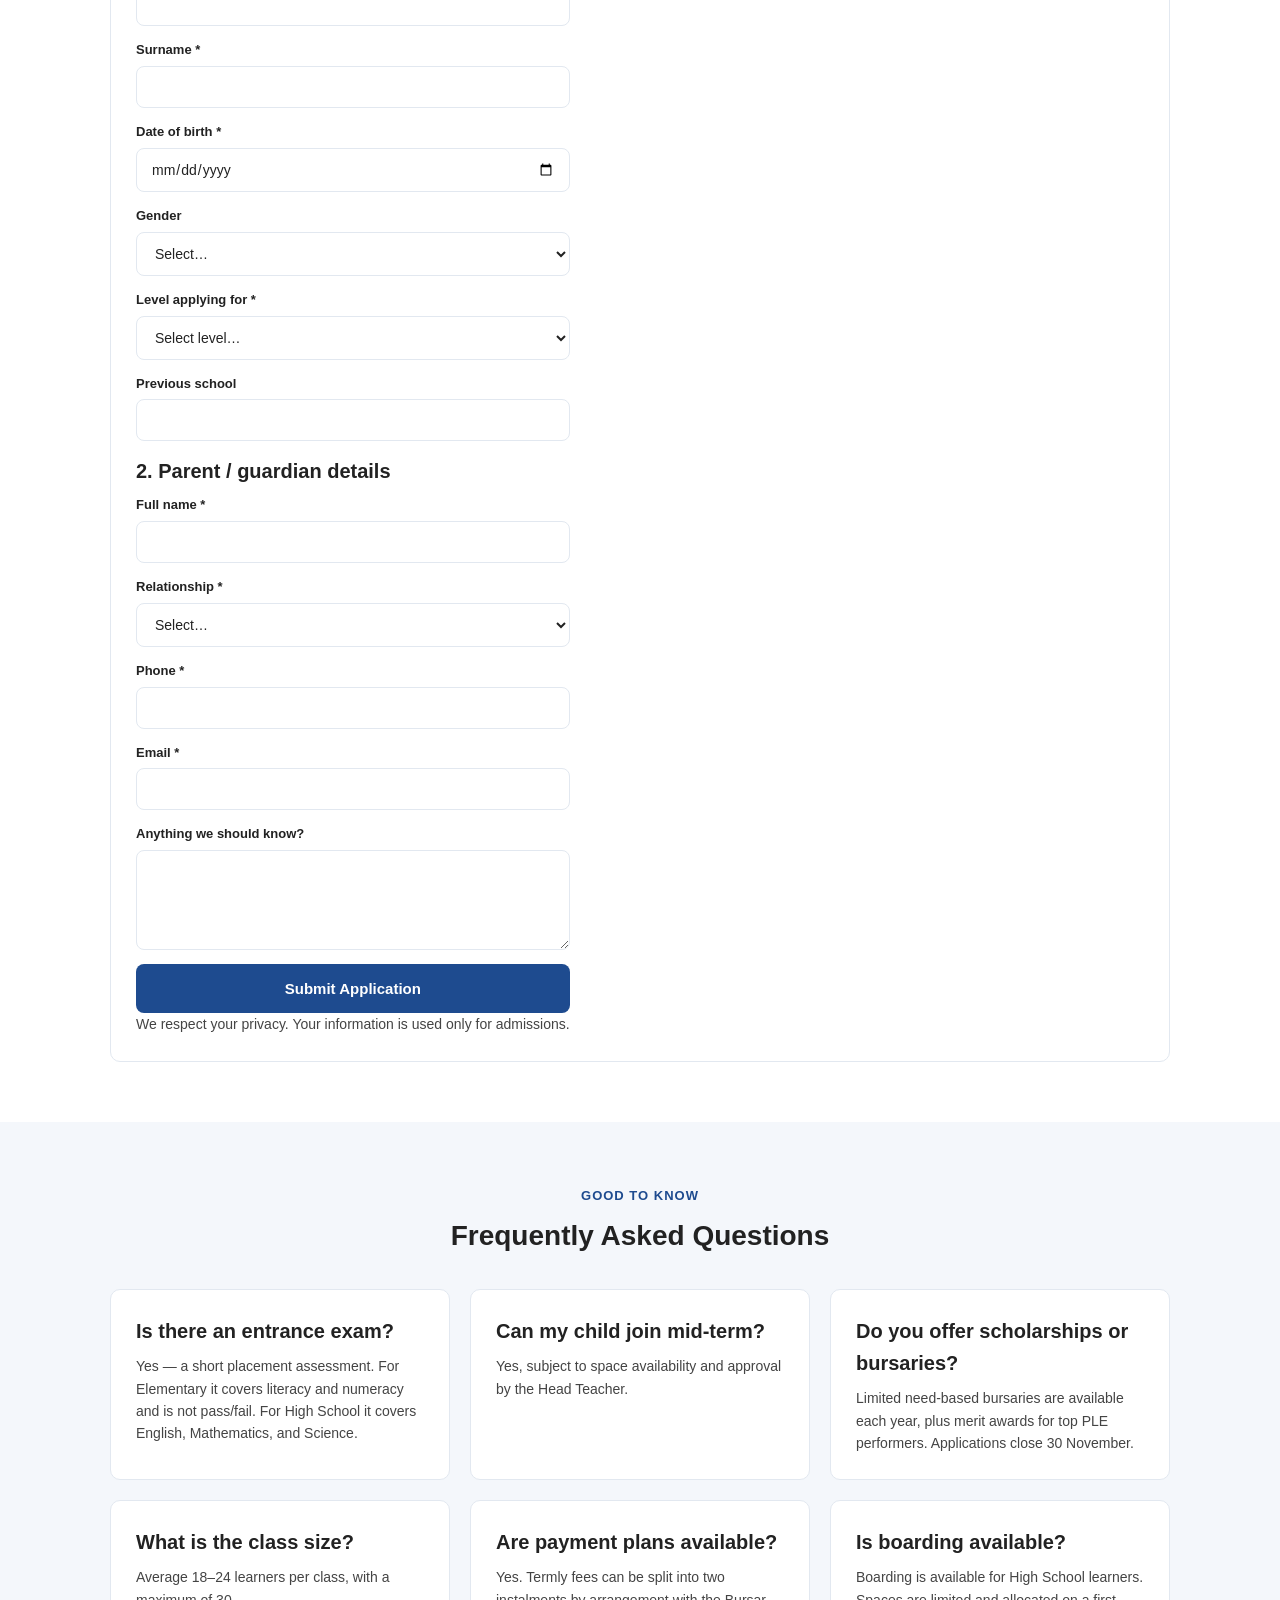
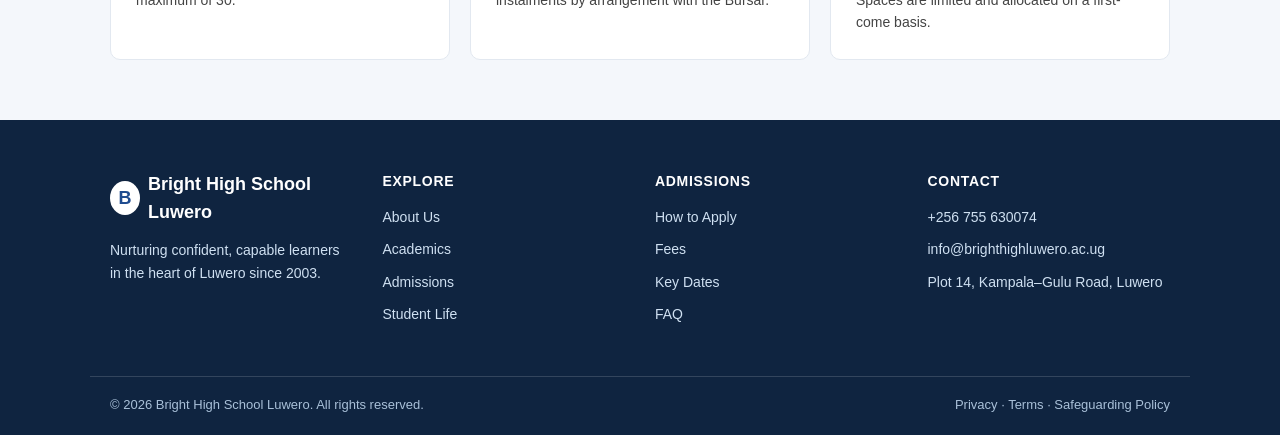
<file: admissions.html>
<!DOCTYPE html>
<html lang="en">
<head>
  <meta charset="UTF-8">
  <meta name="viewport" content="width=device-width, initial-scale=1.0">
  <title>Admissions — Bright High School Luwero</title>
  <meta name="description" content="Apply to Bright High School Luwero — requirements, fees, key dates, and online application.">
  <link rel="stylesheet" href="css/style.css">
</head>

<body>

  <div class="topbar">
    <div class="container">
      <span>Luwero District, Uganda • Mon–Fri 8:00–17:00</span>
      <span>
        <a href="tel:+256755630074">+256 755 630074</a> •
        <a href="mailto:info@brighthighluwero.ac.ug">info@brighthighluwero.ac.ug</a>
      </span>
    </div>
  </div>

  <header class="site-header">
    <div class="container nav">

      <a class="brand" href="index.html">
        <span class="brand__mark">B</span>
        Bright High School
        <span>Luwero</span>
      </a>

      <nav>
        <ul class="nav__links">
          <li><a href="index.html">Home</a></li>
          <li><a href="about.html">About Us</a></li>
          <li><a href="academics.html">Academics</a></li>
          <li><a href="admissions.html" aria-current="page">Admissions</a></li>
          <li><a href="student-life.html">Student Life</a></li>
          <li><a href="contact.html">Contact Us</a></li>
        </ul>
      </nav>

      <div class="nav__cta">
        <a class="btn btn--outline btn--sm" href="contact.html">Visit Us</a>
        <a class="btn btn--primary btn--sm" href="#apply">Apply Now</a>
      </div>

    </div>
  </header>

  <main id="main">

    <!-- ===== PAGE BANNER ===== -->
    <section class="page-banner">
      <div class="container">
        <a href="index.html">Home</a>
        <span>/</span>
        Admissions
        <h1>Admissions</h1>
        <p>
          Join a community where every learner is challenged,
          supported, and prepared for life. Apply for Elementary
          and High School — day or boarding.
        </p>
      </div>
    </section>

    <!-- ===== QUICK NAVIGATION ===== -->
    <nav class="quicknav">
      <div class="container">
        <a href="#steps">How to Apply</a>
        <a href="#requirements">Requirements</a>
        <a href="#fees">Fees</a>
        <a href="#dates">Key Dates</a>
        <a href="#apply">Apply Online</a>
        <a href="#faq">FAQ</a>
      </div>
    </nav>

    <!-- ===== HOW TO APPLY ===== -->
    <section class="block" id="steps">
      <div class="container">

        <div class="section-head">
          <span class="kicker">Simple Process</span>
          <h2>How to Apply in 6 Steps</h2>
          <p>From first inquiry to first day of class — here is exactly what to expect.</p>
        </div>

        <div>

          <div class="card">
            <h3>1. Obtain the form</h3>
            <p>Collect an application form from the school office or download it online.</p>
          </div>

          <div class="card">
            <h3>2. Complete &amp; submit</h3>
            <p>Attach all required documents and submit in person or via email.</p>
          </div>

          <div class="card">
            <h3>3. Pay application fee</h3>
            <p>UGX 30,000 (non-refundable) via bank deposit or mobile money. Keep the receipt.</p>
          </div>

          <div class="card">
            <h3>4. Placement assessment</h3>
            <p>Elementary: literacy &amp; numeracy. High School: English, Math, Science.</p>
          </div>

          <div class="card">
            <h3>5. Receive admission letter</h3>
            <p>Successful applicants are notified within 3 working days.</p>
          </div>

          <div class="card">
            <h3>6. Confirm your place</h3>
            <p>Pay the deposit by the deadline stated in your letter and secure your spot.</p>
          </div>

        </div>
      </div>
    </section>

    <!-- ===== REQUIREMENTS ===== -->
    <section class="block bg-soft" id="requirements">
      <div class="container">

        <div class="section-head">
          <span class="kicker">Checklist</span>
          <h2>Entry Requirements</h2>
          <p>Bring originals plus one set of photocopies on submission day.</p>
        </div>

        <div>

          <div class="card">
            <h3>Elementary School</h3>
            <ul class="req-list">
              <li>Completed previous grade report card</li>
              <li>Copy of birth certificate</li>
              <li>Two passport-size photographs</li>
              <li>Parent / guardian ID copy</li>
              <li>Completed application form</li>
              <li>Application fee receipt</li>
            </ul>
          </div>

          <div class="card">
            <h3>High School</h3>
            <ul class="req-list">
              <li>PLE results slip (S1 entry) or equivalent</li>
              <li>School leaving certificate / transfer letter</li>
              <li>Copies of previous termly reports</li>
              <li>Two passport-size photographs</li>
              <li>Parent / guardian ID copy</li>
              <li>Application fee receipt</li>
            </ul>
          </div>

          <div class="card">
            <h3>All Applicants</h3>
            <ul class="req-list">
              <li>Completed and signed application form</li>
              <li>Birth certificate copy</li>
              <li>Previous school reports / results slip</li>
              <li>Transfer letter (where applicable)</li>
              <li>Two passport-size photographs</li>
              <li>Parent / guardian ID copy</li>
              <li>Proof of payment (application fee)</li>
              <li>Medical / immunization record (Elementary)</li>
            </ul>
          </div>

        </div>
      </div>
    </section>

    <!-- ===== FEES ===== -->
    <section class="block" id="fees">
      <div class="container">

        <div class="section-head">
          <span class="kicker">Transparent Pricing</span>
          <h2>Fees Structure</h2>
          <p>All figures are per term unless stated. Final fees are confirmed on your admission letter.</p>
        </div>

        <div class="fee-table-wrap">
          <table class="staff-table">
            <caption>Fees per term (UGX)</caption>
            <thead>
              <tr>
                <th>Item</th>
                <th>Elementary</th>
                <th>High (Day)</th>
                <th>High (Boarding)</th>
              </tr>
            </thead>
            <tbody>
              <tr>
                <td>Tuition</td>
                <td>600,000</td>
                <td>850,000</td>
                <td>1,100,000</td>
              </tr>
              <tr>
                <td>Development fund</td>
                <td>50,000</td>
                <td>75,000</td>
                <td>75,000</td>
              </tr>
              <tr>
                <td>Uniform (once)</td>
                <td>80,000</td>
                <td>120,000</td>
                <td>120,000</td>
              </tr>
              <tr>
                <td>Boarding &amp; meals</td>
                <td>—</td>
                <td>—</td>
                <td>450,000</td>
              </tr>
              <tr>
                <td>Exams &amp; materials</td>
                <td>30,000</td>
                <td>50,000</td>
                <td>50,000</td>
              </tr>
            </tbody>
            <tfoot>
              <tr>
                <td>Total per term</td>
                <td>760,000</td>
                <td>1,095,000</td>
                <td>1,795,000</td>
              </tr>
            </tfoot>
          </table>
        </div>

        <p class="contact-info">
          Application fee: UGX 30,000 (non-refundable). Payment plans are available
          by arrangement with the Bursar. Limited need-based bursaries are available.
        </p>

      </div>
    </section>

    <!-- ===== KEY DATES ===== -->
    <section class="block bg-soft" id="dates">
      <div class="container">

        <div class="section-head">
          <span class="kicker">Plan Ahead</span>
          <h2>Key Dates &amp; Intakes</h2>
          <p>Applications are reviewed on a rolling basis; early applications get priority placement.</p>
        </div>

        <div>

          <div class="card">
            <h3>Term 1 Intake — Open</h3>
            <p>Applications: 1 Nov – 15 Jan • Term begins: 3 Feb</p>
          </div>

          <div class="card">
            <h3>Term 2 Intake — Opens soon</h3>
            <p>Applications: 1 Apr – 20 May • Term begins: 26 May</p>
          </div>

          <div class="card">
            <h3>Term 3 Intake — Closed</h3>
            <p>Applications: 1 Aug – 10 Sep • Term begins: 15 Sep</p>
          </div>

          <div class="card">
            <h3>Scholarship &amp; Bursary Deadline</h3>
            <p>30 November — limited need-based awards available.</p>
          </div>

        </div>
      </div>
    </section>

    <!-- ===== APPLY ONLINE ===== -->
    <section class="block" id="apply">
      <div class="container">

        <div class="section-head">
          <span class="kicker">Online Application</span>
          <h2>Apply Online</h2>
          <p>Fill the form below. Fields marked * are required.</p>
        </div>

        <div class="card">
          <form class="mini-form" action="#" method="post">

            <h3>1. Student details</h3>

            <div>
              <label for="studentFirst">First name *</label>
              <input id="studentFirst" name="studentFirst" type="text" required>
            </div>

            <div>
              <label for="studentLast">Surname *</label>
              <input id="studentLast" name="studentLast" type="text" required>
            </div>

            <div>
              <label for="studentDob">Date of birth *</label>
              <input id="studentDob" name="studentDob" type="date" required>
            </div>

            <div>
              <label for="studentGender">Gender</label>
              <select id="studentGender" name="studentGender">
                <option value="">Select…</option>
                <option>Female</option>
                <option>Male</option>
                <option>Prefer not to say</option>
              </select>
            </div>

            <div>
              <label for="applyLevel">Level applying for *</label>
              <select id="applyLevel" name="applyLevel" required>
                <option value="">Select level…</option>
                <option>Elementary School</option>
                <option>High School — Day</option>
                <option>High School — Boarding</option>
              </select>
            </div>

            <div>
              <label for="prevSchool">Previous school</label>
              <input id="prevSchool" name="prevSchool" type="text">
            </div>

            <h3>2. Parent / guardian details</h3>

            <div>
              <label for="parentName">Full name *</label>
              <input id="parentName" name="parentName" type="text" required>
            </div>

            <div>
              <label for="parentRel">Relationship *</label>
              <select id="parentRel" name="parentRel" required>
                <option value="">Select…</option>
                <option>Mother</option>
                <option>Father</option>
                <option>Guardian</option>
                <option>Other</option>
              </select>
            </div>

            <div>
              <label for="parentPhone">Phone *</label>
              <input id="parentPhone" name="parentPhone" type="tel" required>
            </div>

            <div>
              <label for="parentEmail">Email *</label>
              <input id="parentEmail" name="parentEmail" type="email" required>
            </div>

            <div>
              <label for="notes">Anything we should know?</label>
              <textarea id="notes" name="notes" rows="4"></textarea>
            </div>

            <button class="btn btn--primary" type="submit">Submit Application</button>

            <p class="fine">We respect your privacy. Your information is used only for admissions.</p>
          </form>
        </div>

      </div>
    </section>

    <!-- ===== FAQ ===== -->
    <section class="block bg-soft" id="faq">
      <div class="container">

        <div class="section-head">
          <span class="kicker">Good to Know</span>
          <h2>Frequently Asked Questions</h2>
        </div>

        <div>

          <div class="card">
            <h3>Is there an entrance exam?</h3>
            <p>Yes — a short placement assessment. For Elementary it covers literacy and numeracy and is not pass/fail. For High School it covers English, Mathematics, and Science.</p>
          </div>

          <div class="card">
            <h3>Can my child join mid-term?</h3>
            <p>Yes, subject to space availability and approval by the Head Teacher.</p>
          </div>

          <div class="card">
            <h3>Do you offer scholarships or bursaries?</h3>
            <p>Limited need-based bursaries are available each year, plus merit awards for top PLE performers. Applications close 30 November.</p>
          </div>

          <div class="card">
            <h3>What is the class size?</h3>
            <p>Average 18–24 learners per class, with a maximum of 30.</p>
          </div>

          <div class="card">
            <h3>Are payment plans available?</h3>
            <p>Yes. Termly fees can be split into two instalments by arrangement with the Bursar.</p>
          </div>

          <div class="card">
            <h3>Is boarding available?</h3>
            <p>Boarding is available for High School learners. Spaces are limited and allocated on a first-come basis.</p>
          </div>

        </div>
      </div>
    </section>

  </main>

  <!-- ===== FOOTER ===== -->
  <footer class="site-footer">
    <div class="container">

      <div>
        <a class="brand" href="index.html">
          <span>B</span>
          Bright High School Luwero
        </a>
        <p>Nurturing confident, capable learners in the heart of Luwero since 2003.</p>
      </div>

      <div>
        <h4>Explore</h4>
        <ul>
          <li><a href="about.html">About Us</a></li>
          <li><a href="academics.html">Academics</a></li>
          <li><a href="admissions.html">Admissions</a></li>
          <li><a href="student-life.html">Student Life</a></li>
        </ul>
      </div>

      <div>
        <h4>Admissions</h4>
        <ul>
          <li><a href="admissions.html#steps">How to Apply</a></li>
          <li><a href="admissions.html#fees">Fees</a></li>
          <li><a href="admissions.html#dates">Key Dates</a></li>
          <li><a href="admissions.html#faq">FAQ</a></li>
        </ul>
      </div>

      <div>
        <h4>Contact</h4>
        <ul>
          <li><a href="tel:+256755630074">+256 755 630074</a></li>
          <li><a href="mailto:info@brighthighluwero.ac.ug">info@brighthighluwero.ac.ug</a></li>
          <li>Plot 14, Kampala–Gulu Road, Luwero</li>
        </ul>
      </div>

    </div>

    <div class="container foot-bottom">
      <span>© 2026 Bright High School Luwero. All rights reserved.</span>
      <span>Privacy · Terms · Safeguarding Policy</span>
    </div>
  </footer>

</body>
</html>
</file>
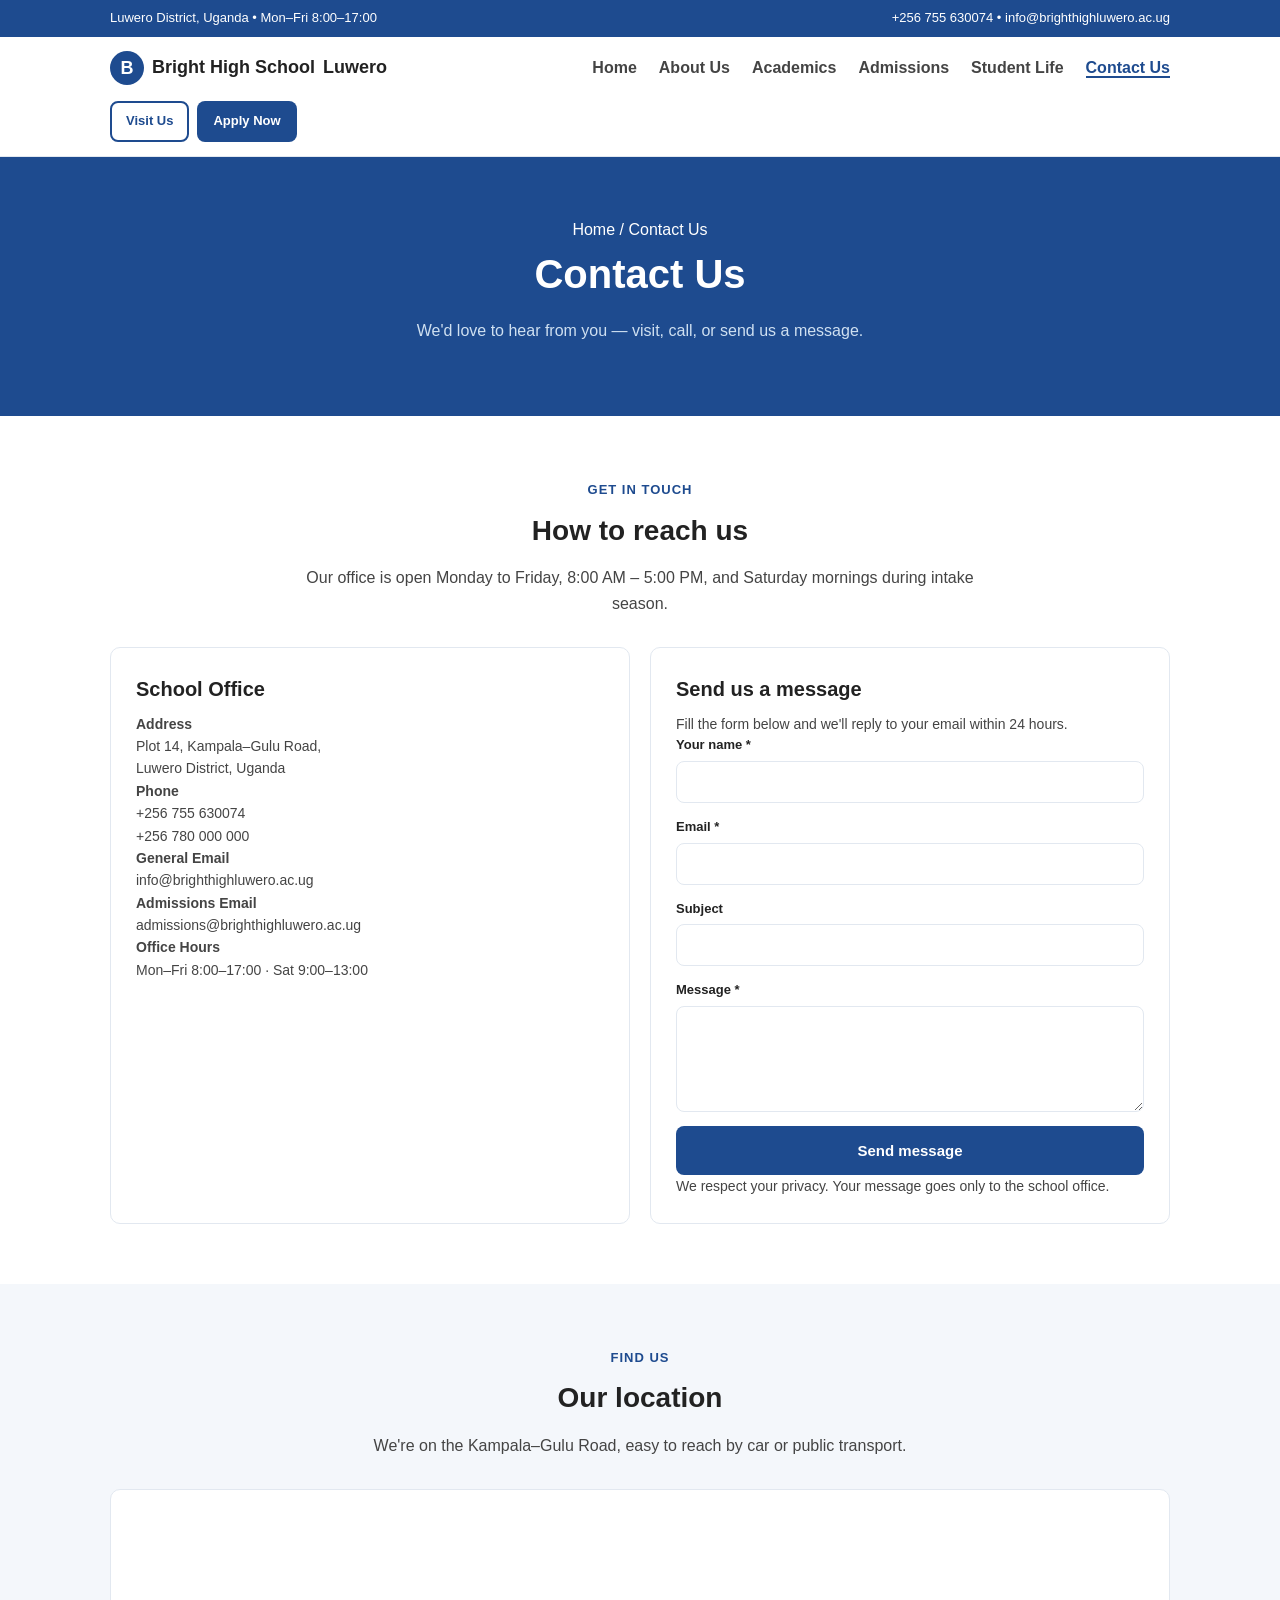
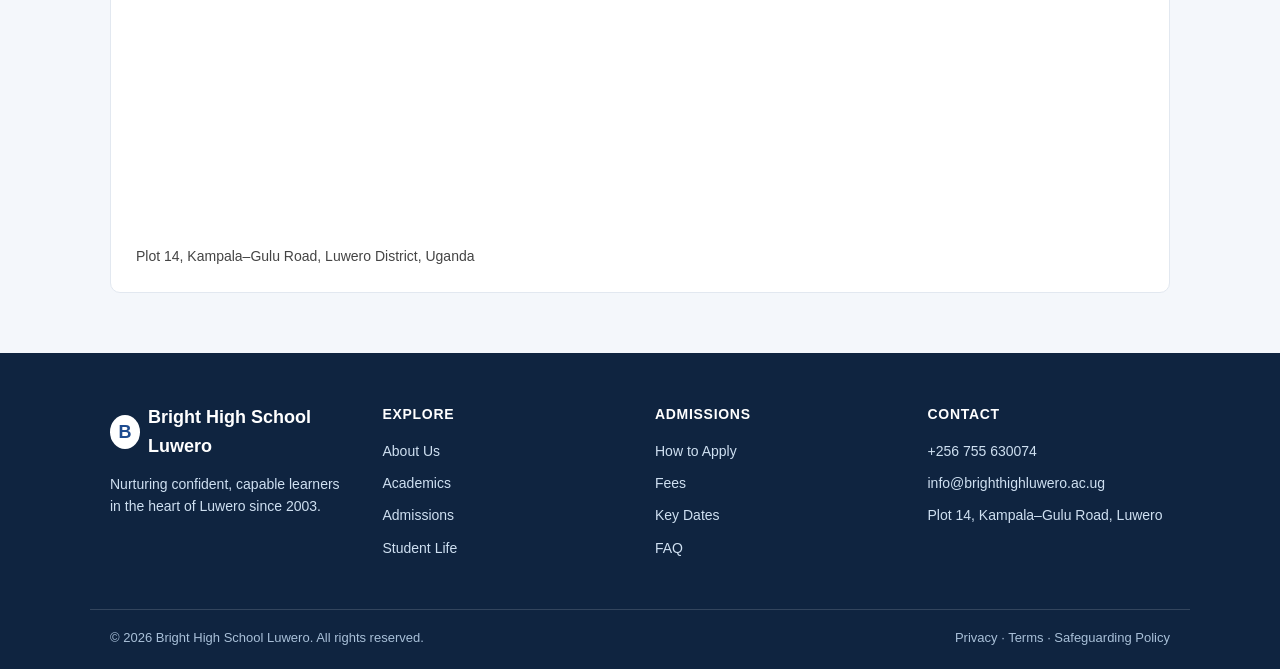
<file: contact.html>
<!DOCTYPE html>
<html lang="en">
<head>
  <meta charset="UTF-8">
  <meta name="viewport" content="width=device-width, initial-scale=1.0">
  <title>Contact Us — Bright High School Luwero</title>
  <meta name="description" content="Contact Bright High School Luwero — visit, call, or send us a message.">
  <link rel="stylesheet" href="css/style.css">
</head>

<body>

  <div class="topbar">
    <div class="container">
      <span>Luwero District, Uganda • Mon–Fri 8:00–17:00</span>
      <span>
        <a href="tel:+256755630074">+256 755 630074</a> •
        <a href="mailto:info@brighthighluwero.ac.ug">info@brighthighluwero.ac.ug</a>
      </span>
    </div>
  </div>

  <header class="site-header">
    <div class="container nav">

      <a class="brand" href="index.html">
        <span class="brand__mark">B</span>
        Bright High School
        <span>Luwero</span>
      </a>

      <nav>
        <ul class="nav__links">
          <li><a href="index.html">Home</a></li>
          <li><a href="about.html">About Us</a></li>
          <li><a href="academics.html">Academics</a></li>
          <li><a href="admissions.html">Admissions</a></li>
          <li><a href="student-life.html">Student Life</a></li>
          <li><a href="contact.html" aria-current="page">Contact Us</a></li>
        </ul>
      </nav>

      <div class="nav__cta">
        <a class="btn btn--outline btn--sm" href="contact.html">Visit Us</a>
        <a class="btn btn--primary btn--sm" href="admissions.html">Apply Now</a>
      </div>

    </div>
  </header>

  <main id="main">

    <!-- ===== PAGE BANNER ===== -->
    <section class="page-banner">
      <div class="container">
        <a href="index.html">Home</a>
        <span>/</span>
        Contact Us
        <h1>Contact Us</h1>
        <p>
          We'd love to hear from you — visit, call, or send us a message.
        </p>
      </div>
    </section>

    <!-- ===== CONTACT DETAILS + FORM ===== -->
    <section class="block">
      <div class="container">

        <div class="section-head">
          <span class="kicker">Get in Touch</span>
          <h2>How to reach us</h2>
          <p>Our office is open Monday to Friday, 8:00 AM – 5:00 PM, and Saturday mornings during intake season.</p>
        </div>

        <div>

          <!-- Contact details card -->
          <div class="card">
            <h3>School Office</h3>
            <p>
              <b>Address</b><br>
              Plot 14, Kampala–Gulu Road,<br>
              Luwero District, Uganda
            </p>

            <p>
              <b>Phone</b><br>
              <a href="tel:+256755630074">+256 755 630074</a><br>
              <a href="tel:+256780000000">+256 780 000 000</a>
            </p>

            <p>
              <b>General Email</b><br>
              <a href="mailto:info@brighthighluwero.ac.ug">info@brighthighluwero.ac.ug</a>
            </p>

            <p>
              <b>Admissions Email</b><br>
              <a href="mailto:admissions@brighthighluwero.ac.ug">admissions@brighthighluwero.ac.ug</a>
            </p>

            <p>
              <b>Office Hours</b><br>
              Mon–Fri 8:00–17:00 · Sat 9:00–13:00
            </p>
          </div>

          <!-- Message form card -->
          <div class="card">
            <h3>Send us a message</h3>
            <p>Fill the form below and we'll reply to your email within 24 hours.</p>

            <form class="mini-form" action="#" method="post">

              <div>
                <label for="cName">Your name *</label>
                <input id="cName" name="name" type="text" required>
              </div>

              <div>
                <label for="cEmail">Email *</label>
                <input id="cEmail" name="email" type="email" required>
              </div>

              <div>
                <label for="cSubject">Subject</label>
                <input id="cSubject" name="subject" type="text">
              </div>

              <div>
                <label for="cMessage">Message *</label>
                <textarea id="cMessage" name="message" rows="5" required></textarea>
              </div>

              <button class="btn btn--primary" type="submit">Send message</button>

              <p class="fine">We respect your privacy. Your message goes only to the school office.</p>
            </form>
          </div>

        </div>
      </div>
    </section>

    <!-- ===== LOCATION ===== -->
    <section class="block bg-soft">
      <div class="container">

        <div class="section-head">
          <span class="kicker">Find Us</span>
          <h2>Our location</h2>
          <p>We're on the Kampala–Gulu Road, easy to reach by car or public transport.</p>
        </div>

         <div class="card">
      <iframe
        title="Map showing Bright High School Luwero"
        width="100%"
        height="400"
        style="border:0; border-radius:8px; display:block;"
        loading="lazy"
        src="https://www.openstreetmap.org/export/embed.html?bbox=32.42%2C0.78%2C32.52%2C0.86&amp;layer=mapnik&amp;marker=0.82%2C32.47">
      </iframe>

      <p class="fine" style="margin-top:10px; text-align:center;">
        Plot 14, Kampala–Gulu Road, Luwero District, Uganda
      </p>
    </div>

      </div>
    </section>

  </main>

  <!-- ===== FOOTER ===== -->
  <footer class="site-footer">
    <div class="container">

      <div>
        <a class="brand" href="index.html">
          <span>B</span>
          Bright High School Luwero
        </a>
        <p>Nurturing confident, capable learners in the heart of Luwero since 2003.</p>
      </div>

      <div>
        <h4>Explore</h4>
        <ul>
          <li><a href="about.html">About Us</a></li>
          <li><a href="academics.html">Academics</a></li>
          <li><a href="admissions.html">Admissions</a></li>
          <li><a href="student-life.html">Student Life</a></li>
        </ul>
      </div>

      <div>
        <h4>Admissions</h4>
        <ul>
          <li><a href="admissions.html#steps">How to Apply</a></li>
          <li><a href="admissions.html#fees">Fees</a></li>
          <li><a href="admissions.html#dates">Key Dates</a></li>
          <li><a href="admissions.html#faq">FAQ</a></li>
        </ul>
      </div>

      <div>
        <h4>Contact</h4>
        <ul>
          <li><a href="tel:+256755630074">+256 755 630074</a></li>
          <li><a href="mailto:info@brighthighluwero.ac.ug">info@brighthighluwero.ac.ug</a></li>
          <li>Plot 14, Kampala–Gulu Road, Luwero</li>
        </ul>
      </div>

    </div>

    <div class="container foot-bottom">
      <span>© 2026 Bright High School Luwero. All rights reserved.</span>
      <span>Privacy · Terms · Safeguarding Policy</span>
    </div>
  </footer>

</body>
</html>
</file>
<file: css/style.css>
* { margin: 0; padding: 0 ; box-sizing: border-box; }

body {
  font-family: Arial, sans-serif;
  color: #222;
  line-height: 1.6;
  background: #fff;
  
}

a { color: inherit; text-decoration: none; }
ul { list-style: none; }

h1 { font-size: 40px; margin-bottom: 16px; }
h2 { font-size: 28px; margin-bottom: 12px; }
h3 { font-size: 20px; margin-bottom: 8px; }
h4 { font-size: 16px; margin-bottom: 8px; }
p  { color: #444; margin-bottom: 12px; }

.hero__figure{
  flex: 2;
   margin: 40px auto;
}

.hero__image{ 
  display: block;
  width: 100%;
  height: auto;
  border-radius: 10px;
}

.hero__image figcaption{
  font-size: 25px;
  color: #666;
  margin-top: 6px;
  text-align: center;
}

.container {
  max-width: 1100px;
  margin: 0 auto;
  padding: 0 20px;
}

.quicknav {
  background: #f4f7fb;
  padding: 14px 0;
  border-bottom: 1px solid #e2e8f0;
}

.quicknav .container {
  display: flex;
  justify-content: space-between;
  flex-wrap: wrap;
  gap: 8px;
  font-weight: bold;
}
.quicknav :hover { 
  text-decoration: underline;
  border-color: #1e4b8f;
}
.card__img {
  display: block;
  background: #fff;
  border: 1px solid #e2e8f0;
  display: block;
  width: 100%;
  border-radius: 10px;
  height: auto;
  border-bottom: 1px solid #e2e8f0;
  overflow: hidden;
}
.staff directory {
  display: flex;
  gap: 20px;
  flex-wrap: wrap;
}
.staff-table {
  width: 100%;
  border-collapse: collapse;
  margin-top: 20px;
}
.staff-table caption {
  font-size: 18px;
  font-weight: bold;
  margin-bottom: 10px;
  color: #1e4b8f;
  padding: 10px 12px 6px;
}
.staff-table th {
  background: #f4f7fb;
  padding: 10px 12px;
  text-align: left;
  font-weight: bold;
  color: #1e4b8f;
  font-size: 14px;
  border-bottom: 2px solid #e2e8f0; 
  text-transform: uppercase;
}
.staff-table td {
  padding: 10px 12px;
  border-bottom: 1px solid #000f24;
  font-size: 14px;
  color: #444;
}
.contact-info {
  font-size: 18px;
  color: #444;
  margin-top: 20px;
  text-transform: uppercase;
}
.contact-info a {
  color: #1e4b8f;
  font-weight: bold;
}
.contact-info a:hover {
  text-decoration: underline;
}

.btn {
  display: inline-block;  
  padding: 12px 22px;
  border-radius: 8px;
  font-weight: bold;
  font-size: 15px;
  border: 2px solid transparent;
}
.btn--primary { background: #1e4b8f; color: #fff; }
.btn--primary:hover { background: #143463; }
.btn--outline { color: #1e4b8f; border-color: #1e4b8f; }
.btn--outline:hover { background: #1e4b8f; color: #fff; }
.btn--ghost { color: #1e4b8f; }
.btn--ghost:hover { background: #f4f7fb; }
.btn--sm { padding: 8px 14px; font-size: 13px; }

.topbar {
  background: #1e4b8f;
  color: #fff;
  font-size: 13px;
  padding: 8px 0;
}
.topbar .container {
  display: flex;
  justify-content: space-between;
  flex-wrap: wrap;
  gap: 8px;
}
.topbar a { color: #fff; }
.topbar a:hover { text-decoration: underline; }
.fee-table-wrap 
  { display: flex;
   gap: 20px;
    flex-wrap: wrap;
}  

.site-header {
  background: #fff;
  border-bottom: 1px solid #e2e8f0;
  padding: 14px 0;
}
.nav {
  display: flex;
  align-items: center;
  justify-content: space-between;
  flex-wrap: wrap;
  gap: 16px;
}
.brand {
  display: flex;
  align-items: center;
  gap: 8px;
  font-size: 18px;
  font-weight: bold;
}
.brand__mark {
  display: inline-block;
  width: 34px;
  height: 34px;
  line-height: 34px;
  text-align: center;
  border-radius: 50%;
  background: #1e4b8f;
  color: #fff;
}
.nav__links { display: flex; gap: 22px; }
.nav__links a { color: #444; font-weight: bold; }
.nav__links a:hover { color: #1e4b8f; }
.nav__links a[aria-current="page"] {
  color: #1e4b8f;
  border-bottom: 2px solid #1e4b8f;
}
.nav__cta { display: flex; gap: 8px; }

.hero {
  background: #f4f7fb;
  padding: 60px 0;
}
.hero .container {
  display: flex;
  gap: 40px;
  flex-wrap: wrap;
}
.hero .container > div { flex: 2; min-width: 280px; }
.hero__card {
  flex: 1;
  min-width: 280px;
  background: #fff;
  border: 1px solid #e2e8f0;
  border-radius: 10px;
  padding: 24px;
}
.hero .accent { color: #1e4b8f; }
.hero .lead { font-size: 17px; margin-bottom: 24px; }
.hero__actions {
  display: flex;
  gap: 12px;
  flex-wrap: wrap;
  margin-bottom: 30px;
}
.hero__stats { display: flex; gap: 30px; flex-wrap: wrap; }
.hero__stats > div { display: flex; flex-direction: column; }
.hero__stats b { font-size: 24px; color: #1e4b8f; }
.hero__stats span { font-size: 13px; color: #666; }

.hero__card .muted { color: #666; font-size: 14px; margin-bottom: 18px; }
.mini-form div { margin-bottom: 14px; }
.mini-form label {
  display: block;
  font-size: 13px;
  font-weight: bold;
  margin-bottom: 5px;
}
.mini-form input , .mini-form select,.mini-form textarea {
  display: block;
  width: 100%;
  padding: 12px 14px;
  border-radius: 8px;
  border: 1px solid #e2e8f0;
  font-size: 14px;
  font-family: arial, sans-serif;
  color: #222;
  background: #fff;
}
.mini-form input :hover, .mini-form select:hover, .mini-form textarea:hover {
  border-color: #1e4b8f;
}
.mini-form input:focus, .mini-form select:focus, .mini-form textarea:focus {
  outline: none;
  border-color: #1e4b8f;
  box-shadow: 0 0 0 2px rgba(30,75,143,0.2);
}
.mini-form textarea { 
  min-height: 100px;
  resize: vertical;
}
.mini-form button { 
  width: 100%;
  padding: 14px 0;
  border-radius: 8px;
  font-weight: bold;
  font-size: 15px;
 }  

.block { padding: 60px 0; }
.bg-soft { background: #f4f7fb; }
.section-head {
  text-align: center;
  max-width: 700px;
  margin: 0 auto 30px;

  
}
.kicker {
  display: inline-block;
  font-size: 13px;
  font-weight: bold;
  letter-spacing: 1px;
  text-transform: uppercase;
  color: #1e4b8f;
  margin-bottom: 8px;
}

.card {
  display: block;
  background: #fff;
  border: 1px solid #e2e8f0;
  border-radius: 10px;
  padding: 25px;
  color:inherit;
}
.card__caption {
  font-size: 20 px;
  color: #666;
  margin-top: 6px;
  text-align: center;
}

.card:hover { 
  border-color: #1e4b8f;

}
.card p { font-size: 14px; margin-bottom: 0; }

.block .container > div {
  display: flex;
  flex-wrap: wrap;
  gap: 20px;
}
.block .container > div > .card {
  flex: 1 1 calc(33.33% - 14px);
  min-width: 240px;
}
.block .container > div.section-head {
  display: block;
  flex: none;
}


.apply-wrap {
  background: #1e4b8f;
  color: #fff;
  border-radius: 10px;
  padding: 40px 24px;
  text-align: center;
}
.apply-wrap h2 { color: #fff; }
.apply-wrap p { color: #cfe0f1; margin-bottom: 20px; }

.card__img {
  display: block;
  background: #fff;
  border: 1px solid #e2e8f0;
  display: block;
  width: 100%;
  border-radius: 10px;
  height: auto;
  border-bottom: 1px solid #e2e8f0;
  overflow: hidden;
}

.page-banner {
  background: #1e4b8f;
  color: #fff;
  padding: 60px 0;
  text-align: center;
}
.page-banner h1 { color: #fff; margin-bottom: 12px; }
.page-banner p { color: #cfe0f1; font-size: 16px; }
.container--wide {
  max-width: 1200px;
  margin: 0 auto;
  padding: 0 20px;
}
.site-footer {
  background: #0f2440;
  color: #cfe0f1;
  padding: 50px 0 20px;
  font-size: 14px;
  line-height: 1.6;
}

.card iframe {
  width: 100%;
  height: 300px;
  border: 1px solid #e2e8f0;
  border-radius: 10px;
}
.site-footer .container:first-child {
  display: flex;
  flex-wrap: wrap;
  gap: 30px;
}

.site-footer .container:first-child > div {
  flex: 1 1 calc(25% - 24px);
  min-width: 180px;
}

.site-footer .brand {
  display: inline-flex;
  align-items: center;
  gap: 8px;
  color: #fff;
  font-size: 18px;
  font-weight: bold;
  margin-bottom: 12px;
}

.site-footer .brand span {
  display: inline-block;
  width: 34px;
  height: 34px;
  line-height: 34px;
  text-align: center;
  border-radius: 50%;
  background: #fff;
  color: #1e4b8f;
  font-weight: bold;
}

.site-footer p {
  color: #cfe0f1;
  font-size: 14px;
  margin: 0;
}

.site-footer h4 {
  color: #fff;
  font-size: 14px;
  font-weight: bold;
  text-transform: uppercase;
  letter-spacing: 0.05em;
  margin: 0 0 14px;
}

.site-footer ul {
  list-style: none;
  padding: 0;
  margin: 0;
}

.site-footer ul li {
  margin-bottom: 10px;
  font-size: 14px;
}

.site-footer ul a {
  color: #cfe0f1;
  transition: color 0.2s ease;
}

.site-footer ul a:hover {
  color: #fff;
  text-decoration: underline;
}

.foot-bottom {
  display: flex;
  justify-content: space-between;
  flex-wrap: wrap;
  gap: 8px;
  margin-top: 40px;
  padding-top: 18px;
  border-top: 1px solid rgba(255, 255, 255, 0.15);
  font-size: 13px;
  color: #a9c0d8;
}
</file>
